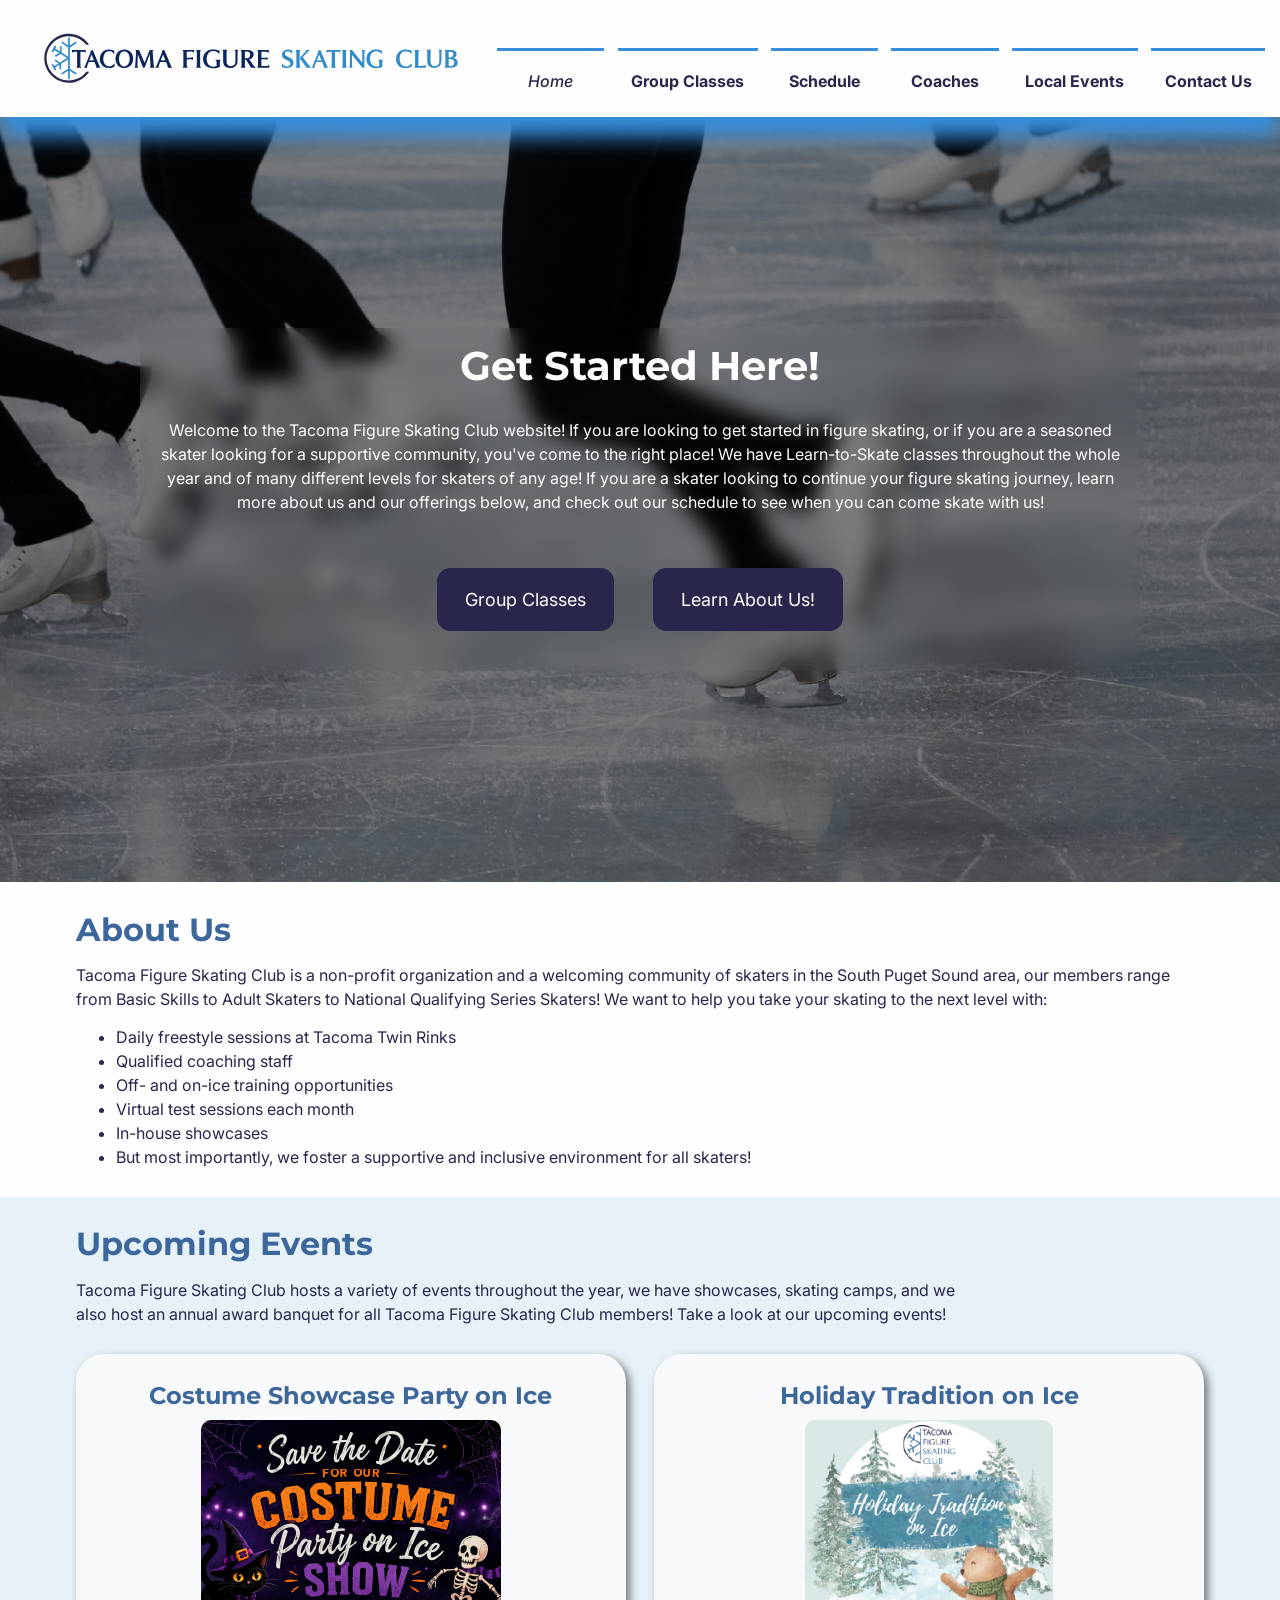
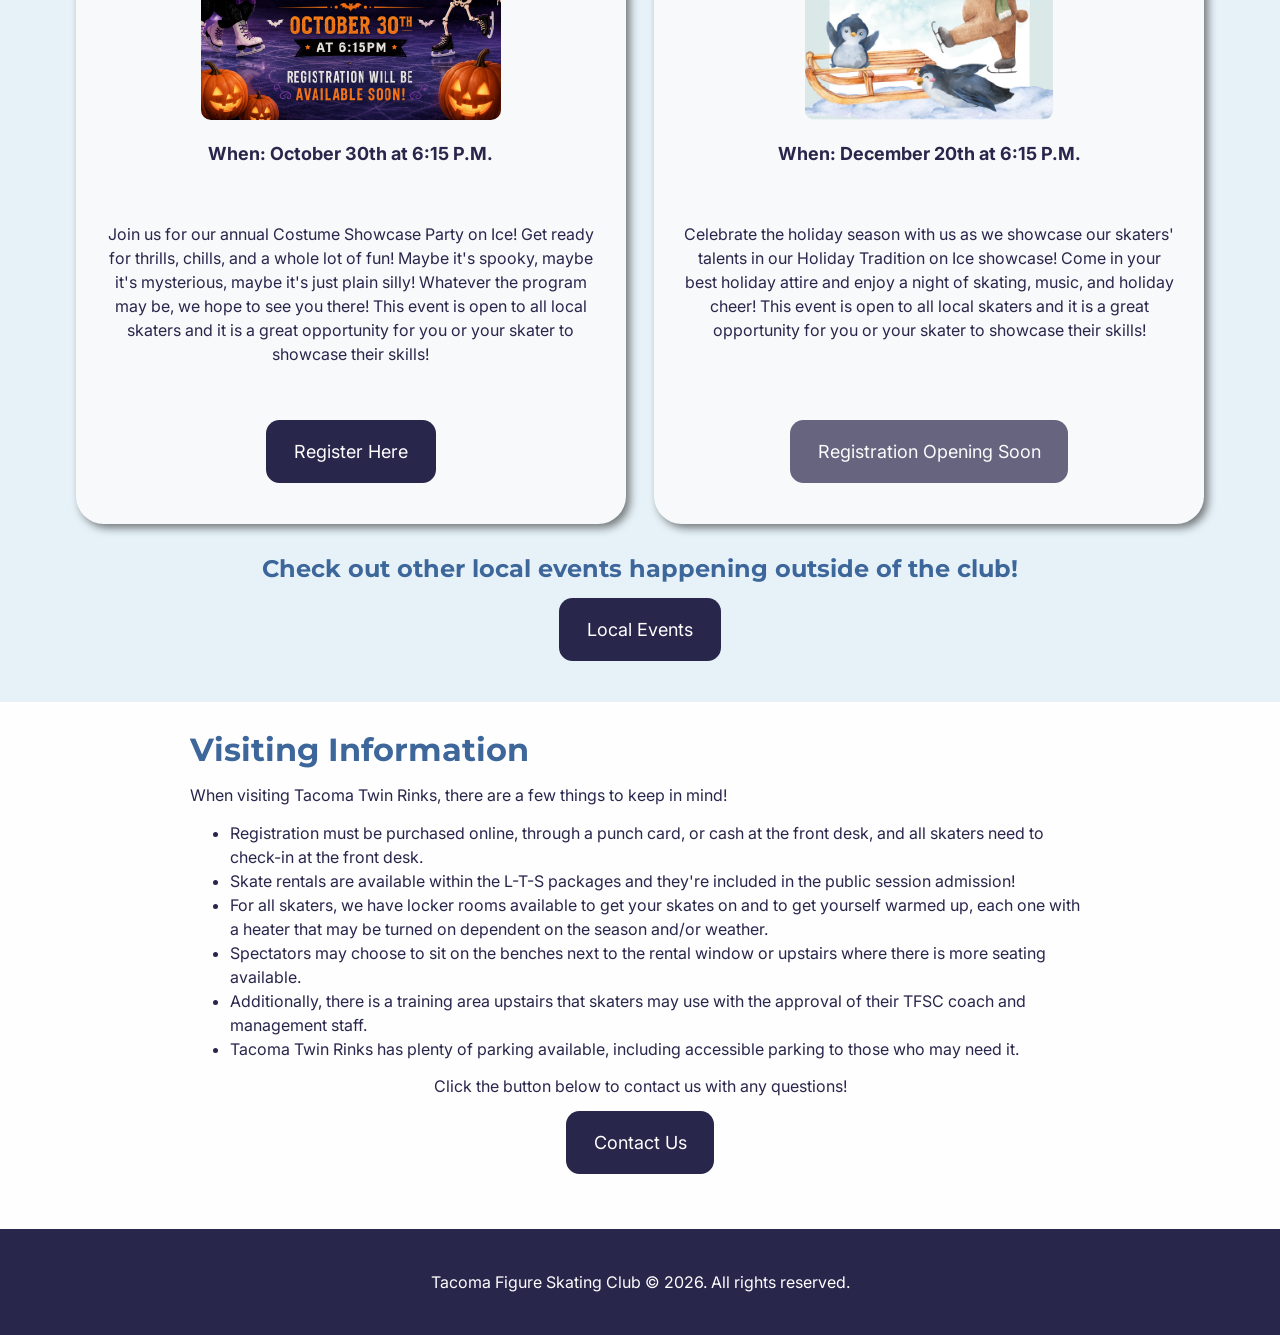
<file: index.html>
<!DOCTYPE html>
<html lang="en">
    <head>
        <meta charset="UTF-8">
        <meta name="viewport" content="width=device-width, initial-scale=1.0">
        <title>Home | Tacoma Figure Skating Club</title>
        <meta property="og:title" content="Home | Tacoma Figure Skating Club">
        <meta name="description" 
            content="Welcome to the Tacoma Figure Skating Club website! We offer Learn-to-Skate classes throughout 
            the whole year, events for all skill levels, and a supportive community for skaters of all ages!">
        <meta property="og:description" 
            content="Welcome to the Tacoma Figure Skating Club website! We offer Learn-to-Skate classes throughout 
            the whole year, events for all skill levels, and a supportive community for skaters of all ages!">
        <meta property="og:image" content="https://raw.githubusercontent.com/eduardo-m-tan/tacomaFSC-website/c0f7fa34e31d46f66064e69a64efe0607a40f859/images/logo/TacomaFSC_logo_Default-Logo.svg">
        <meta property="og:type" content="website">
        <meta property="og:url" content="https://eduardo-m-tan.github.io/tacomaFSC-website/index.html">
        <link rel="canonical" href="https://eduardo-m-tan.github.io/tacomaFSC-website/index.html">
        <link rel="stylesheet" href="styles.css">
        <script type="application/ld+json">
            {
            "@context": "https://schema.org",
            "@type": "Organization",
            "name": "Tacoma Figure Skating Club",
            "url": "https://eduardo-m-tan.github.io/tacomaFSC-website/index.html",
            "logo": "https://raw.githubusercontent.com/eduardo-m-tan/tacomaFSC-website/c0f7fa34e31d46f66064e69a64efe0607a40f859/images/logo/TacomaFSC_logo_Default-Logo.svg",
            "description": "Tacoma Figure Skating Club is a non-profit organization based out of Tacoma Twin Rinks in Tacoma, Washington.",
            "address": {
                "@type": "PostalAddress",
                "streetAddress": "2645 S 80th St",
                "addressLocality": "Tacoma",
                "addressRegion": "WA",
                "postalCode": "98409",
                "addressCountry": "US"
            }
        }
        </script>
    </head>
    <body>
        <header>
            <div id="logo"></div>
            <h1 class="visually-hidden">Tacoma Figure Skating Club</h1>
            <nav>
                <h2 class="visually-hidden">Main Navigation</h2>
                <input type="checkbox" id="menu-toggle">
                <label for="menu-toggle">
                    <span></span>
                    <!-- Added in to allow screen readers to read the label, if needed -->
                    <span class="visually-hidden">Navigation Menu Toggle</span>
                </label>
                <ul>
                    <li><a href="index.html" class="current-page">Home</a></li>
                    <li><a href="group-classes.html">Group Classes</a></li>
                    <li><a href="schedule.html">Schedule</a></li>
                    <li><a href="coaches.html">Coaches</a></li>
                    <li><a href="local-events.html">Local Events</a></li>
                    <li><a href="contact.html">Contact Us</a></li>
                </ul>
            </nav>
        </header>
        <main>
            <section class="hero">
                <!--    Hero Image sourced from Unsplash https://unsplash.com/photos/a-group-of-people-skating-on-an-ice-rink-923mxIxfbns  
                        Background image, no details within, works across different viewport widths          -->
                <div class="hero-text text-center wrapper blur center-content">
                    <h2>Get Started Here!</h2>
                    <p>
                        Welcome to the Tacoma Figure Skating Club website! If you are looking to get started in figure skating, or if you are a seasoned skater looking 
                        for a supportive community, you've come to the right place! We have Learn-to-Skate classes throughout the whole year and of many different levels
                        for skaters of any age! If you are a skater looking to continue your figure skating journey, learn more about us and our offerings below, and check 
                        out our schedule to see when you can come skate with us!
                    </p>
                    <p>
                        <a href="group-classes.html" class="button">Group Classes</a>
                        &nbsp;
                        <a href="#about" class="button">Learn About Us!</a>
                    </p>
                </div>
            </section>

            <section id="about">
                <div class="wrapper column-content">
                    <div>
                        <h2>About Us</h2>
                        <p>
                            Tacoma Figure Skating Club is a non-profit organization and a welcoming community of skaters in the South Puget Sound area, our members range from 
                            Basic Skills to Adult Skaters to National Qualifying Series Skaters! We want to help you take your skating to the next level with:
                        </p>
                        <ul>
                            <li>Daily freestyle sessions at Tacoma Twin Rinks</li>
                            <li>Qualified coaching staff</li>
                            <li>Off- and on-ice training opportunities</li>
                            <li>Virtual test sessions each month</li>
                            <li>In-house showcases</li> 
                            <li>But most importantly, we foster a supportive and inclusive environment for all skaters!</li>
                        </ul>
                    </div>
                </div>
            </section>
            
            <section id="upcoming-events">
                <div class="wrapper">
                    <h2>Upcoming Events</h2>
                    <p class="limit-width">
                        Tacoma Figure Skating Club hosts a variety of events throughout the year, we have showcases, skating camps, and we also host an 
                        annual award banquet for all Tacoma Figure Skating Club members! Take a look at our upcoming events!
                    </p>
                    <div class="card-container">
                        <section class="card">
                            <div class="card-header">
                                <h3>Costume Showcase Party on Ice</h3>
                                <!--    Poster sourced from Figure Skating Club Director    -->
                                <img src="images/rink-event-posters/costume-party-poster@2x.webp"
                                srcset="images/rink-event-posters/costume-party-poster@1x.webp 1x, 
                                        images/rink-event-posters/costume-party-poster@2x.webp 2x, 
                                        images/rink-event-posters/costume-party-poster@3x.webp 3x" 
                                alt="Poster for the Costume Showcase Party on Ice Event">
                                <p class="emphasize">When: October 30th at 6:15 P.M.</p>
                            </div>
                            <div class="description">
                                <p>
                                    Join us for our annual Costume Showcase Party on Ice! Get ready for thrills, chills, and a whole lot of fun! Maybe it's 
                                    spooky, maybe it's mysterious, maybe it's just plain silly! Whatever the program may be, we hope to see you there!
                                    This event is open to all local skaters and it is a great opportunity for you or your skater to showcase their skills! 
                                </p>
                            </div>
                            <div class="card-button">
                                <a class="button" href="#">Register Here</a>
                            </div>
                        </section>
                        <section class="card">
                            <div class="card-header">
                                <h3>Holiday Tradition on Ice</h3>
                                <!--    Poster sourced from Figure Skating Club Director    -->
                                <img src="images/rink-event-posters/holiday-on-ice-show@2x.webp"
                                srcset="images/rink-event-posters/holiday-on-ice-show@1x.webp 1x, 
                                        images/rink-event-posters/holiday-on-ice-show@2x.webp 2x, 
                                        images/rink-event-posters/holiday-on-ice-show@3x.webp 3x"
                                alt="Poster for the Holiday Tradition on Ice Event">
                                <p class="emphasize">When: December 20th at 6:15 P.M.</p>
                            </div>
                            <div class="description">
                                <p>
                                    Celebrate the holiday season with us as we showcase our skaters' talents in our Holiday Tradition on Ice showcase! Come 
                                    in your best holiday attire and enjoy a night of skating, music, and holiday cheer! This event is open to all local skaters 
                                    and it is a great opportunity for you or your skater to showcase their skills! 
                                </p>
                            </div>
                            <div class="card-button">
                                <a class="button inactive-button" href="#">Registration Opening Soon</a>
                            </div>
                        </section>
                    </div>
                    <div class="text-center">
                        <h3><br>Check out other local events happening outside of the club!</h3>
                        <a href="local-events.html" class="button">Local Events</a>
                    </div>
                </div>
            </section>

            <section id="visiting-information">
                <!-- <div class="column-content"> -->
                    <div id="visit-info" class="wrapper limit-width">
                        <h2>Visiting Information</h2>
                        <p>
                            When visiting Tacoma Twin Rinks, there are a few things to keep in mind!      
                        </p>
                        <ul>
                            <li>Registration must be purchased online, through a punch card, or cash at the front desk, and all skaters need to check-in at the front desk.</li>
                            <li>Skate rentals are available within the L-T-S packages and they're included in the public session admission!</li>
                            <li>For all skaters, we have locker rooms available to get your skates on and to get yourself warmed up, each one with a heater that may 
                                be turned on dependent on the season and/or weather.</li>
                            <li>Spectators may choose to sit on the benches next to the rental window or upstairs where there is more seating available.</li>
                            <li>Additionally, there is a training area upstairs that skaters may use with the approval of their TFSC coach and management staff.</li>
                            <li>Tacoma Twin Rinks has plenty of parking available, including accessible parking to those who may need it.</li>
                        </ul>
                        <p class="text-center">
                            Click the button below to contact us with any questions!<br>
                            <a href="contact.html" class="button">Contact Us</a>
                        </p>
                    </div>
                    <!--
                    <div id="visit-images" class="wrapper">
                        PENDING IMPLEMENTATION
                    </div>
                    
                </div>
                -->
            </section>
        </main>
        <footer class="text-center">
            <p>Tacoma Figure Skating Club &copy; 2026. All rights reserved.</p>
        </footer>
    </body>
</html>
</file>
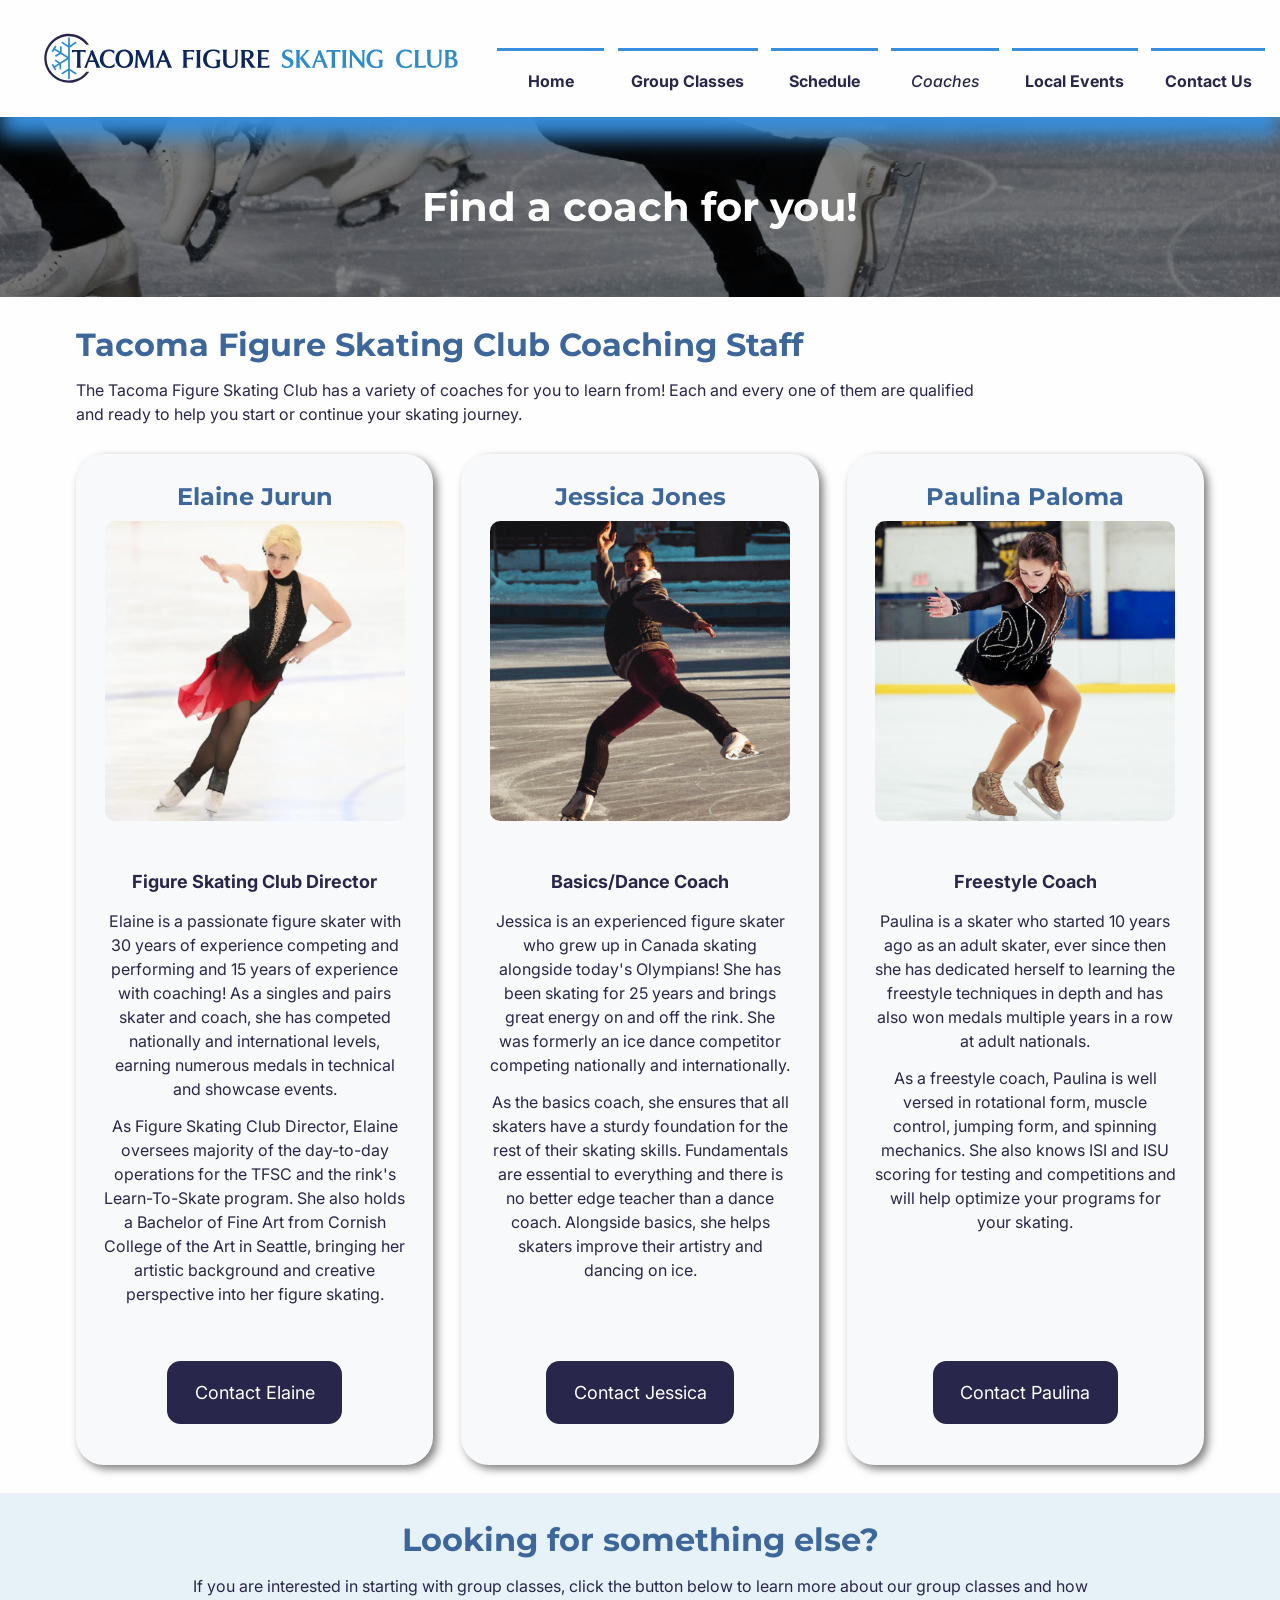
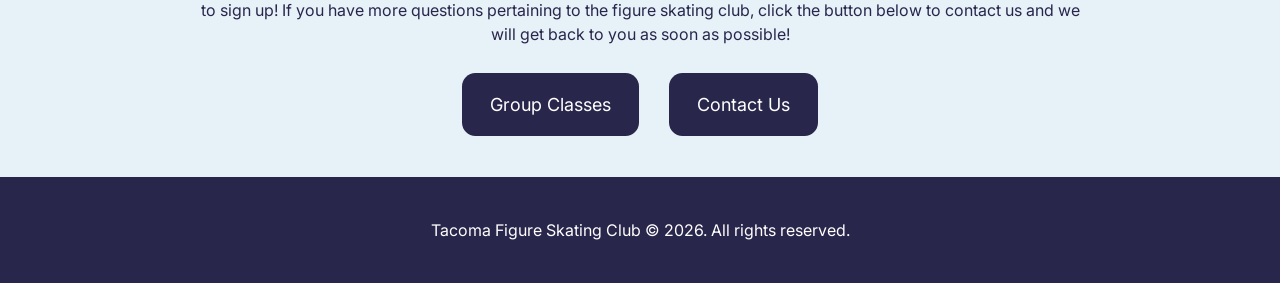
<file: coaches.html>
<!DOCTYPE html>
<html lang="en">
    <head>
        <meta charset="UTF-8">
        <meta name="viewport" content="width=device-width, initial-scale=1.0">
        <title>Coaches | Tacoma Figure Skating Club</title>
        <meta property="og:title" content="Coaches | Tacoma Figure Skating Club">
        <meta name="description" 
            content="Welcome to the Tacoma Figure Skating Club website! Meet our qualified and experienced coaching staff!
            Get in touch with them to start or continue your skating journey!">
        <meta property="og:description" 
            content="Welcome to the Tacoma Figure Skating Club website! Meet our qualified and experienced coaching staff!
            Get in touch with them to start or continue your skating journey!">
        <meta property="og:image" content="https://raw.githubusercontent.com/eduardo-m-tan/tacomaFSC-website/c0f7fa34e31d46f66064e69a64efe0607a40f859/images/logo/TacomaFSC_logo_Default-Logo.svg">
        <meta property="og:type" content="website">
        <meta property="og:url" content="https://eduardo-m-tan.github.io/tacomaFSC-website/coaches.html">
        <link rel="canonical" href="https://eduardo-m-tan.github.io/tacomaFSC-website/coaches.html">
        <link rel="stylesheet" href="styles.css">
        <script type="application/ld+json">
            {
            "@context": "https://schema.org",
            "@type": "Organization",
            "name": "Tacoma Figure Skating Club",
            "url": "https://eduardo-m-tan.github.io/tacomaFSC-website/index.html",
            "logo": "https://raw.githubusercontent.com/eduardo-m-tan/tacomaFSC-website/c0f7fa34e31d46f66064e69a64efe0607a40f859/images/logo/TacomaFSC_logo_Default-Logo.svg",
            "description": "Tacoma Figure Skating Club is a non-profit organization based out of Tacoma Twin Rinks in Tacoma, Washington.",
            "address": {
                "@type": "PostalAddress",
                "streetAddress": "2645 S 80th St",
                "addressLocality": "Tacoma",
                "addressRegion": "WA",
                "postalCode": "98409",
                "addressCountry": "US"
            }
        }
        </script>
    </head>
    <body>
        <header>
            <div id="logo"></div>
            <h1 class="visually-hidden">Tacoma Figure Skating Club</h1>
            <nav>
                <h2 class="visually-hidden">Main Navigation</h2>
                <input type="checkbox" id="menu-toggle">
                <label for="menu-toggle">
                    <span></span>
                    <!-- Added in to allow screen readers to read the label, if needed -->
                    <span class="visually-hidden">Navigation Menu Toggle</span>
                </label>
                <ul>
                    <li><a href="index.html">Home</a></li>
                    <li><a href="group-classes.html">Group Classes</a></li>
                    <li><a href="schedule.html">Schedule</a></li>
                    <li><a href="coaches.html" class="current-page">Coaches</a></li>
                    <li><a href="local-events.html">Local Events</a></li>
                    <li><a href="contact.html">Contact Us</a></li>
                </ul>
            </nav>
        </header>
        <main>
            <section class="hero bannerModification">
                <!--    Hero Image sourced from Unsplash https://unsplash.com/photos/a-group-of-people-skating-on-an-ice-rink-923mxIxfbns   -->
                <div class="hero-text text-center wrapper">
                    <h2>Find a coach for you!</h2>
                </div>
            </section>
            <section id="coaches">
                <div class="wrapper">
                    <h2>Tacoma Figure Skating Club Coaching Staff</h2>
                    <p class="limit-width">
                        The Tacoma Figure Skating Club has a variety of coaches for you to learn from! Each
                        and every one of them are qualified and ready to help you start or continue your 
                        skating journey.
                    </p>
                    <div class="card-container">
                        <section class="card">
                            <div class="card-header">
                                <h3>Elaine Jurun</h3>
                                <!--  Image sourced from Elaine Jurun   -->
                                <img src="images/coaches/coach-elaine-jurun.webp" alt="Image of the figure skating director, Elaine Jurun">
                            </div>
                            <div class="description">
                                <p class="emphasize">Figure Skating Club Director</p>
                                <p>
                                    Elaine is a passionate figure skater with 30 years of experience competing and
                                    performing and 15 years of experience with coaching! As a singles and pairs 
                                    skater and coach, she has competed nationally and international levels, earning
                                    numerous medals in technical and showcase events.
                                </p>
                                <p>
                                    As Figure Skating Club Director, Elaine oversees majority of the day-to-day operations
                                    for the TFSC and the rink's Learn-To-Skate program. She also holds a Bachelor of Fine 
                                    Art from Cornish College of the Art in Seattle, bringing her artistic background and
                                    creative perspective into her figure skating.
                                </p>
                            </div>
                            <div class="card-button">
                                <a class="button" href="#">Contact Elaine</a>
                            </div>
                        </section>
                        <section class="card">
                            <div class="card-header">
                                <h3>Jessica Jones</h3>
                                <img src="images/coaches/coach-sample-1.webp" alt="Image of the basics coach, Jessica Jones">
                            </div>
                            <div class="description">
                                <p class="emphasize">Basics/Dance Coach</p>
                                <p>
                                    Jessica is an experienced figure skater who grew up in Canada skating alongside
                                    today's Olympians! She has been skating for 25 years and brings great energy on
                                    and off the rink. She was formerly an ice dance competitor competing nationally
                                    and internationally.
                                </p>
                                <p>
                                    As the basics coach, she ensures that all skaters have a sturdy foundation for the
                                    rest of their skating skills. Fundamentals are essential to everything and there is 
                                    no better edge teacher than a dance coach. Alongside basics, she helps skaters improve
                                    their artistry and dancing on ice.
                                </p>
                            </div>
                            <div class="card-button">
                                <a class="button" href="#">Contact Jessica</a>
                            </div>
                        </section>
                        <section class="card">
                            <div class="card-header">
                                <h3>Paulina Paloma</h3>
                                <img src="images/coaches/coach-sample-2.webp" alt="Image of the freestyle coach, Paulina Paloma">
                            </div>
                            <div class="description">
                                <p class="emphasize">Freestyle Coach</p>
                                <p>
                                    Paulina is a skater who started 10 years ago as an adult skater, ever since then 
                                    she has dedicated herself to learning the freestyle techniques in depth and has also 
                                    won medals multiple years in a row at adult nationals. 
                                </p>
                                <p>
                                    As a freestyle coach, Paulina is well versed in rotational form, muscle control,
                                    jumping form, and spinning mechanics. She also knows ISI and ISU scoring for testing
                                    and competitions and will help optimize your programs for your skating.
                                </p>
                            </div>
                            <div class="card-button">
                                <a class="button" href="#">Contact Paulina</a>
                            </div>
                        </section>
                    </div>
                </div>
            </section>
            <section class="no-print">
                <div class="wrapper text-center limit-width">
                    <div>
                        <h2>Looking for something else?</h2>
                        <p>
                            If you are interested in starting with group classes, click the button below to learn 
                            more about our group classes and how to sign up! If you have more questions pertaining 
                            to the figure skating club, click the button below to contact us and we will get back 
                            to you as soon as possible!
                        </p>
                    </div>
                    <div>
                        <a href="group-classes.html" class="button">Group Classes</a>
                        <a href="contact.html" class="button">Contact Us</a>
                    </div>
                </div>
            </section>
        </main>
        <footer class="text-center">
            <p>Tacoma Figure Skating Club &copy; 2026. All rights reserved.</p>
        </footer>
    </body>
</html>
</file>
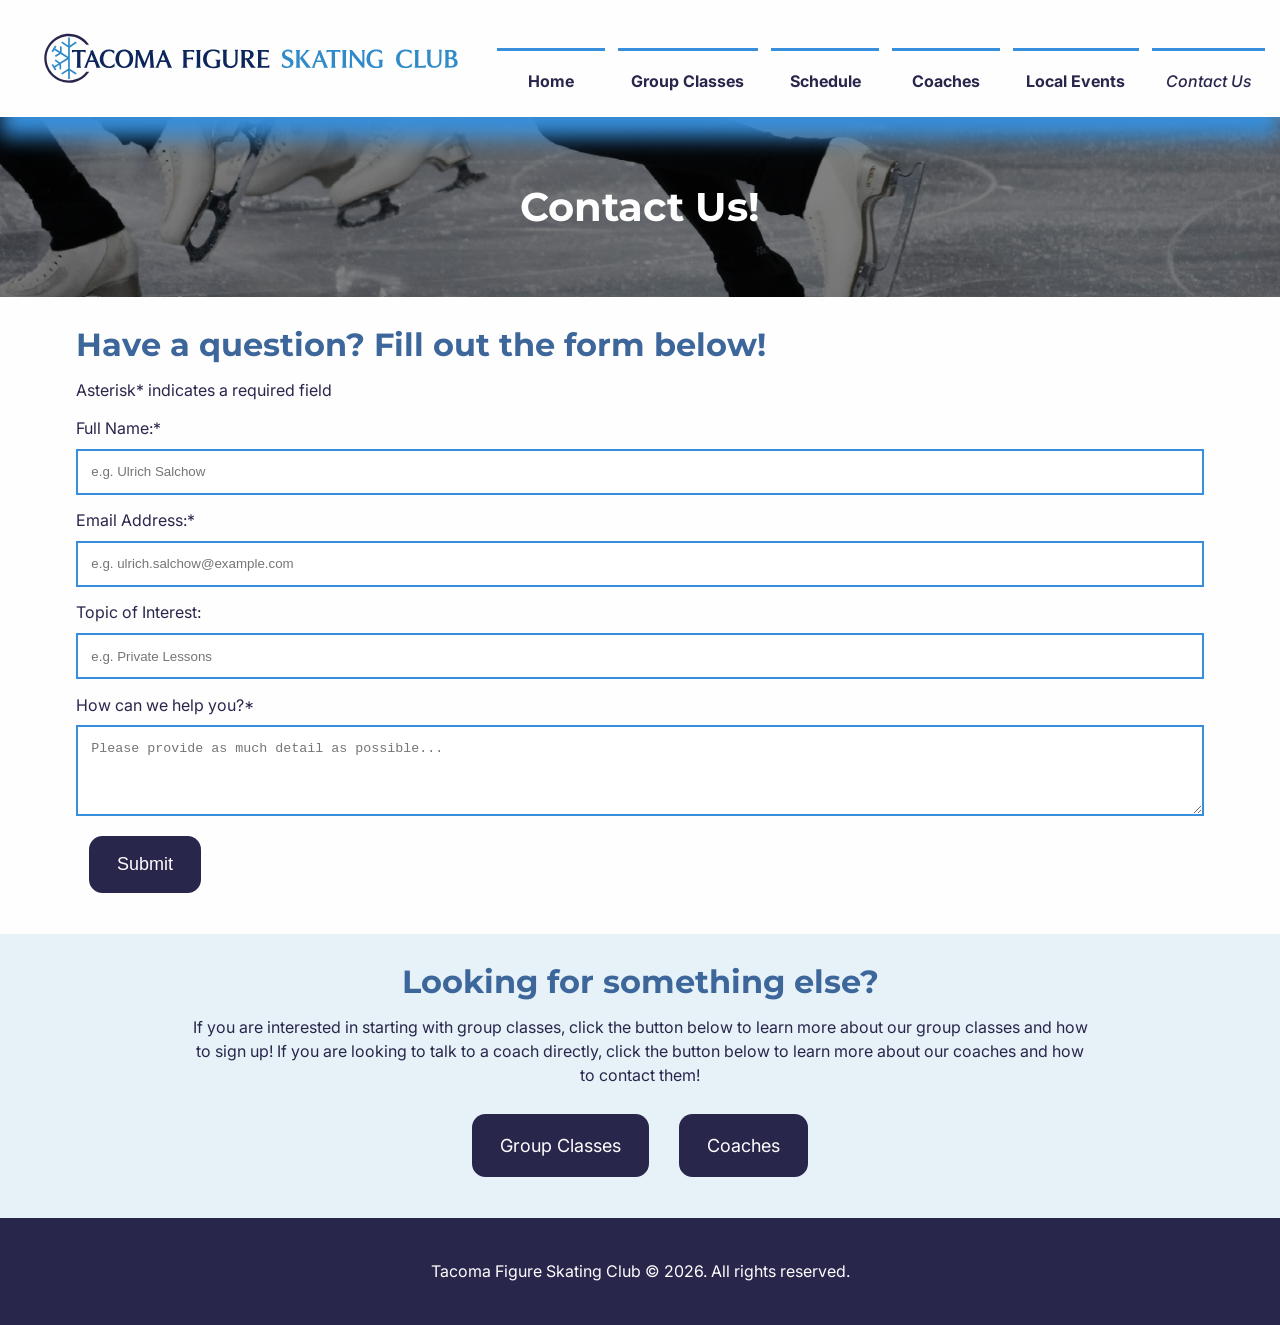
<file: contact.html>
<!DOCTYPE html>
<html lang="en">
    <head>
        <meta charset="UTF-8">
        <meta name="viewport" content="width=device-width, initial-scale=1.0">
        <title>Contact Us | Tacoma Figure Skating Club</title>
        <meta property="og:title" content="Contact Us | Tacoma Figure Skating Club">
        <meta name="description" 
            content="Welcome to the Tacoma Figure Skating Club website! Have a question? Get in touch with us today!">
        <meta property="og:description" 
            content="Welcome to the Tacoma Figure Skating Club website! Have a question? Get in touch with us today!">
        <meta property="og:image" content="https://raw.githubusercontent.com/eduardo-m-tan/tacomaFSC-website/c0f7fa34e31d46f66064e69a64efe0607a40f859/images/logo/TacomaFSC_logo_Default-Logo.svg">
        <meta property="og:type" content="website">
        <meta property="og:url" content="https://eduardo-m-tan.github.io/tacomaFSC-website/contact.html">
        <link rel="canonical" href="https://eduardo-m-tan.github.io/tacomaFSC-website/contact.html">
        <link rel="stylesheet" href="styles.css">
        <script type="application/ld+json">
            {
            "@context": "https://schema.org",
            "@type": "Organization",
            "name": "Tacoma Figure Skating Club",
            "url": "https://eduardo-m-tan.github.io/tacomaFSC-website/index.html",
            "logo": "https://raw.githubusercontent.com/eduardo-m-tan/tacomaFSC-website/c0f7fa34e31d46f66064e69a64efe0607a40f859/images/logo/TacomaFSC_logo_Default-Logo.svg",
            "description": "Tacoma Figure Skating Club is a non-profit organization based out of Tacoma Twin Rinks in Tacoma, Washington.",
            "address": {
                "@type": "PostalAddress",
                "streetAddress": "2645 S 80th St",
                "addressLocality": "Tacoma",
                "addressRegion": "WA",
                "postalCode": "98409",
                "addressCountry": "US"
            }
        }
        </script>
    </head>
    <body>
        <header>
            <div id="logo"></div>
            <h1 class="visually-hidden">Tacoma Figure Skating Club</h1>
            <nav>
                <h2 class="visually-hidden">Main Navigation</h2>
                <input type="checkbox" id="menu-toggle">
                <label for="menu-toggle">
                    <span></span>
                    <!-- Added in to allow screen readers to read the label, if needed -->
                    <span class="visually-hidden">Navigation Menu Toggle</span>
                </label>
                <ul>
                    <li><a href="index.html">Home</a></li>
                    <li><a href="group-classes.html">Group Classes</a></li>
                    <li><a href="schedule.html">Schedule</a></li>
                    <li><a href="coaches.html">Coaches</a></li>
                    <li><a href="local-events.html">Local Events</a></li>
                    <li><a href="contact.html" class="current-page">Contact Us</a></li>
                </ul>
            </nav>
        </header>
        <main>
            <section class="hero bannerModification">
                <!--    Hero Image sourced from Unsplash https://unsplash.com/photos/a-group-of-people-skating-on-an-ice-rink-923mxIxfbns   -->
                <div class="hero-text text-center wrapper">
                    <h2>Contact Us!</h2>
                </div>
            </section>
            <section>
                <div class="wrapper">
                    <h2>Have a question? Fill out the form below!</h2>
                    <p>Asterisk* indicates a required field</p>
                    <form action="#" method="get" class="contact-form">
                        <p>
                            <label for="fullName">Full Name:*</label>
                            <input type="text" pattern="[A-Za-z]+" name="fullName" id="fullName" required aria-required="true" placeholder="e.g. Ulrich Salchow">
                        </p>
                        <p>
                            <label for="email">Email Address:*</label>
                            <input type="email" name="email" id="email" required aria-required="true" placeholder="e.g. ulrich.salchow@example.com">
                        </p>
                        <p>
                            <label for="subject">Topic of Interest:</label>
                            <input type="text" name="subject" id="subject" placeholder="e.g. Private Lessons">
                        </p>
                        <p>
                            <label for="details">How can we help you?*</label>
                            <textarea id="details" rows="4" name="details" required aria-required="true" placeholder="Please provide as much detail as possible..."></textarea>
                        </p>
                        <p>
                            <input class="button" type="submit" value="Submit">
                        </p>
                    </form>
                </div>
            </section>
            <section class="no-print">
                <div class="wrapper text-center limit-width">
                    <div>
                        <h2>Looking for something else?</h2>
                        <p>
                            If you are interested in starting with group classes, click the button below to learn 
                            more about our group classes and how to sign up! If you are looking to talk to a coach
                            directly, click the button below to learn more about our coaches and how to contact them!
                        </p>
                    </div>
                    <div>
                        <a href="group-classes.html" class="button">Group Classes</a>
                        <a href="coaches.html" class="button">Coaches</a>
                    </div>
                </div>
            </section>
        </main>
        <footer class="text-center">
            <p>Tacoma Figure Skating Club &copy; 2026. All rights reserved.</p>
        </footer>
    </body>
</html>
</file>
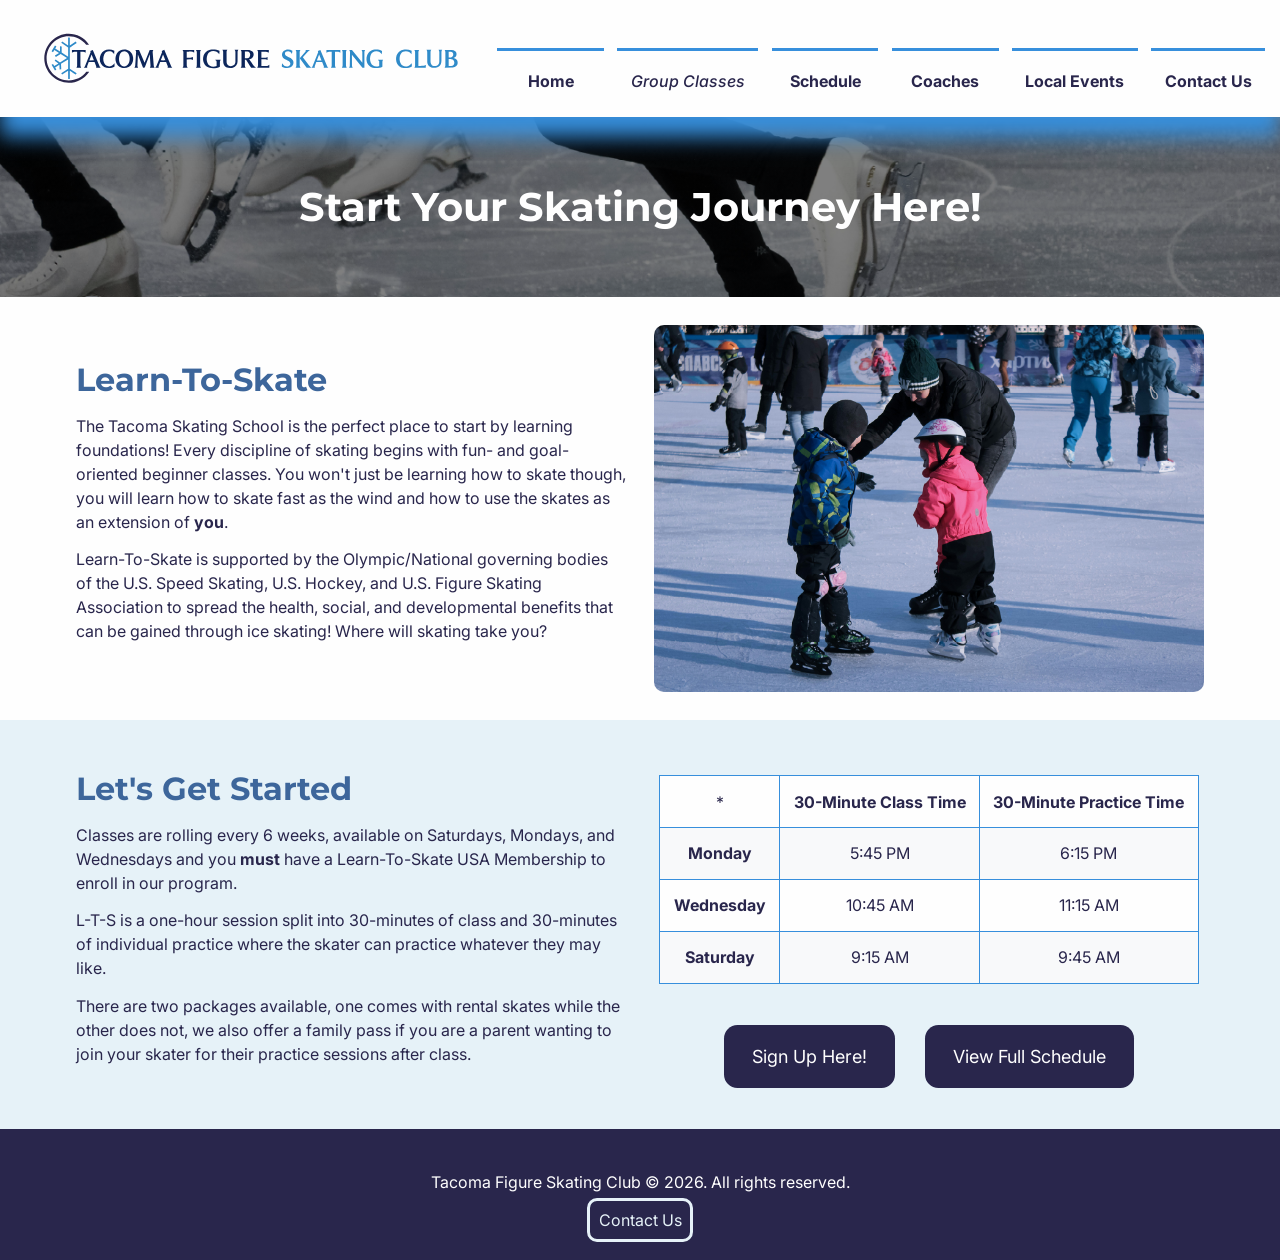
<file: group-classes.html>
<!DOCTYPE html>
<html lang="en">
    <head>
        <meta charset="UTF-8">
        <meta name="viewport" content="width=device-width, initial-scale=1.0">
        <title>Group Classes | Tacoma Figure Skating Club</title>
        <meta property="og:title" content="Group Classes | Tacoma Figure Skating Club">
        <meta name="description" 
            content="Welcome to the Tacoma Figure Skating Club website! Learn about our group classes here!
            We offer many classes throughout the years for all levels. Get started here!">
        <meta property="og:description" 
            content="Welcome to the Tacoma Figure Skating Club website! Learn about our group classes here!
            We offer many classes throughout the years for all levels. Get started here!">
        <meta property="og:image" content="https://raw.githubusercontent.com/eduardo-m-tan/tacomaFSC-website/c0f7fa34e31d46f66064e69a64efe0607a40f859/images/logo/TacomaFSC_logo_Default-Logo.svg">
        <meta property="og:type" content="website">
        <meta property="og:url" content="https://eduardo-m-tan.github.io/tacomaFSC-website/group-classes.html">
        <link rel="canonical" href="https://eduardo-m-tan.github.io/tacomaFSC-website/group-classes.html">
        <link rel="stylesheet" href="styles.css">
        <script type="application/ld+json">
            {
            "@context": "https://schema.org",
            "@type": "Organization",
            "name": "Tacoma Figure Skating Club",
            "url": "https://eduardo-m-tan.github.io/tacomaFSC-website/index.html",
            "logo": "https://raw.githubusercontent.com/eduardo-m-tan/tacomaFSC-website/c0f7fa34e31d46f66064e69a64efe0607a40f859/images/logo/TacomaFSC_logo_Default-Logo.svg",
            "description": "Tacoma Figure Skating Club is a non-profit organization based out of Tacoma Twin Rinks in Tacoma, Washington.",
            "address": {
                "@type": "PostalAddress",
                "streetAddress": "2645 S 80th St",
                "addressLocality": "Tacoma",
                "addressRegion": "WA",
                "postalCode": "98409",
                "addressCountry": "US"
            }
        }
        </script>
    </head>
    <body>
        <header>
            <div id="logo"></div>
            <h1 class="visually-hidden">Tacoma Figure Skating Club</h1>
            <nav>
                <h2 class="visually-hidden">Main Navigation</h2>
                <input type="checkbox" id="menu-toggle">
                <label for="menu-toggle">
                    <span></span>
                    <!-- Added in to allow screen readers to read the label, if needed -->
                    <span class="visually-hidden">Navigation Menu Toggle</span>
                </label>
                <ul>
                    <li><a href="index.html">Home</a></li>
                    <li><a href="group-classes.html" class="current-page">Group Classes</a></li>
                    <li><a href="schedule.html">Schedule</a></li>
                    <li><a href="coaches.html">Coaches</a></li>
                    <li><a href="local-events.html">Local Events</a></li>
                    <li><a href="contact.html">Contact Us</a></li>
                </ul>
            </nav>
        </header>
        <main>
            <section class="hero bannerModification">
                <!--    Hero Image sourced from Unsplash https://unsplash.com/photos/a-group-of-people-skating-on-an-ice-rink-923mxIxfbns   -->
                <div class="hero-text text-center wrapper">
                    <h2>Start Your Skating Journey Here!</h2>
                </div>
            </section>
            <section id="learn-to-skate">
                <div class="wrapper column-content">
                    <div>
                        <h2>Learn-To-Skate</h2>
                        <p>
                            The Tacoma Skating School is the perfect place to start by learning foundations! Every discipline of skating begins 
                            with fun- and goal-oriented beginner classes. You won't just be learning how to skate though, you will learn how to 
                            skate fast as the wind and how to use the skates as an extension of <strong>you</strong>.
                        </p>
                        <p>
                            Learn-To-Skate is supported by the Olympic/National governing bodies of the U.S. Speed Skating, U.S. Hockey,
                            and U.S. Figure Skating Association to spread the health, social, and developmental benefits that can be gained
                            through ice skating! Where will skating take you?
                        </p>
                    </div>
                    <div>
                        <!--    Image sourced from Unsplash https://unsplash.com/photos/2-children-in-red-jacket-and-black-pants-playing-ice-hockey-mNLTL_8IU3g  -->
                        <img src="images/LTS-example-image-900px.webp"
                        srcset="images/LTS-example-image-600px.webp 480w, 
                                images/LTS-example-image-900px.webp 800w, 
                                images/LTS-example-image-1200px.webp 1200w"
                        sizes="(min-width: 56rem) 50vw, 100vw"
                        height="600"
                        width="900"
                        alt="Image of figure skating instructor teaching two students">
                    </div>
                </div>
            </section>
            <section>
                <div class="wrapper column-content">
                    <div>
                        <h2>Let's Get Started</h2>
                        <p>
                            Classes are rolling every 6 weeks, available on Saturdays, Mondays, and Wednesdays and you <strong>must</strong>
                            have a Learn-To-Skate USA Membership to enroll in our program.
                        </p>
                        <p>
                            L-T-S is a one-hour session split into 30-minutes of class and 30-minutes of individual practice where the skater 
                            can practice whatever they may like.
                        </p>
                        <p>
                            There are two packages available, one comes with rental skates while the other does not, we also offer a family pass 
                            if you are a parent wanting to join your skater for their practice sessions after class.
                        </p>
                    </div>
                    <div class="table-container text-center">
                        <table>
                            <tbody>
                                <tr>
                                    <td>*</td>
                                    <th scope="col">30-Minute Class Time</th>
                                    <th scope="col">30-Minute Practice Time</th>
                                </tr>
                                <tr>
                                    <th scope="row">Monday</th>
                                    <td>5:45 PM</td>
                                    <td>6:15 PM</td>
                                </tr>
                                <tr>
                                    <th scope="row">Wednesday</th>
                                    <td>10:45 AM</td>
                                    <td>11:15 AM</td>
                                </tr>
                                <tr>
                                    <th scope="row">Saturday</th>
                                    <td>9:15 AM</td>
                                    <td>9:45 AM</td>
                                </tr>
                            </tbody>
                        </table>
                        <a href="https://psicesports.leagueapps.com/camps/5023011-tfsc----20262027-learn-to-skate-usa" class="button">Sign Up Here!</a>
                        <a href="schedule.html" class="button">View Full Schedule</a>
                    </div>
                </div>
            </section>
        </main>
        <footer class="text-center">
            <p>Tacoma Figure Skating Club &copy; 2026. All rights reserved.</p>
            <a href="contact.html">Contact Us</a>
        </footer>
    </body>
</html>
</file>
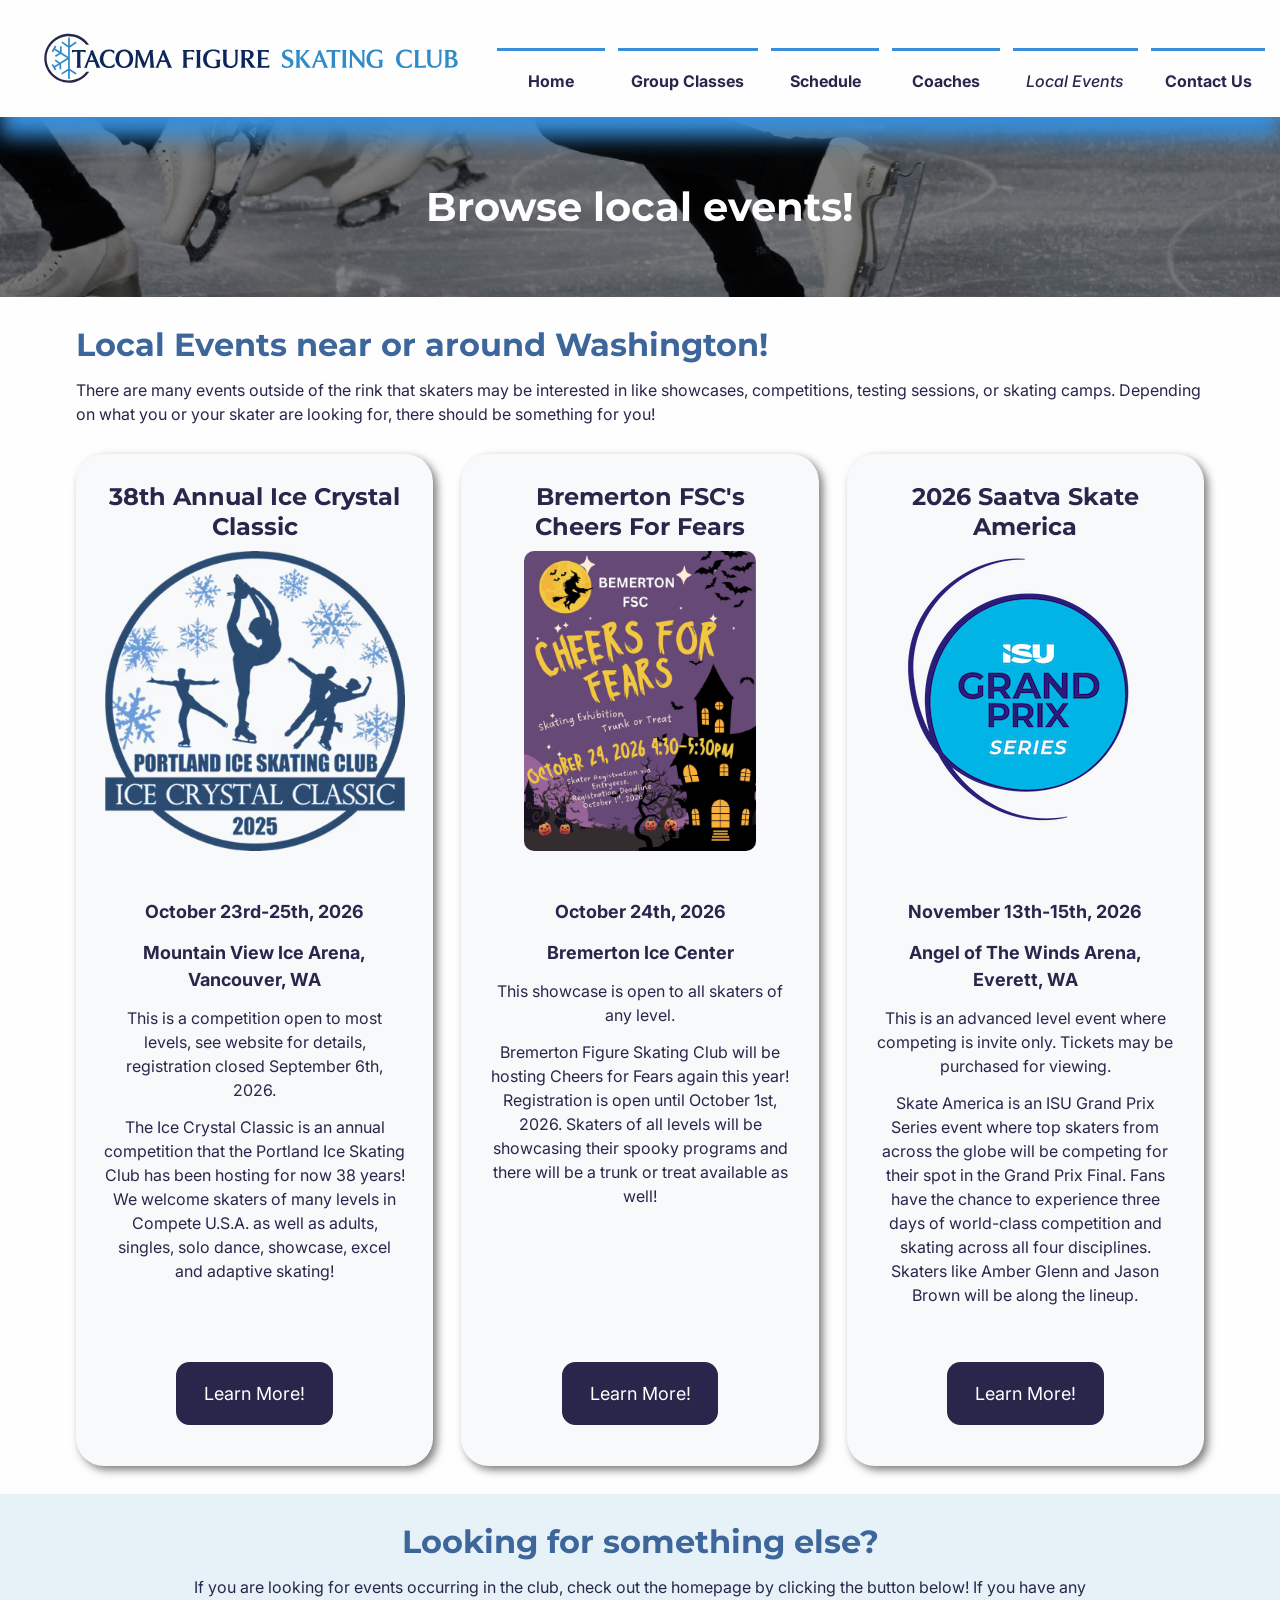
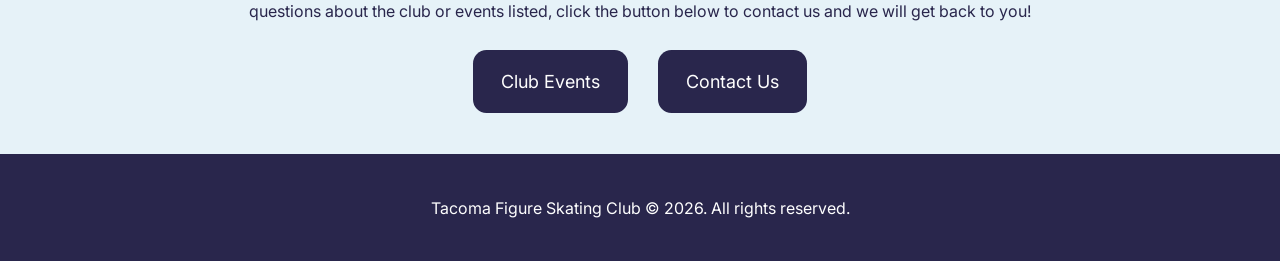
<file: local-events.html>
<!DOCTYPE html>
<html lang="en">
    <head>
        <meta charset="UTF-8">
        <meta name="viewport" content="width=device-width, initial-scale=1.0">
        <title>Local Events | Tacoma Figure Skating Club</title>
        <meta property="og:title" content="Local Events | Tacoma Figure Skating Club">
        <meta name="description" 
            content="Welcome to the Tacoma Figure Skating Club website! Take a look at local events happening in 
            or around Washington! There are many competitions, showcases, and skating camps for skaters of many levels!">
        <meta property="og:description" 
            content="Welcome to the Tacoma Figure Skating Club website! Take a look at local events happening in 
            or around Washington! There are many competitions, showcases, and skating camps for skaters of many levels!">
        <meta property="og:image" content="https://raw.githubusercontent.com/eduardo-m-tan/tacomaFSC-website/c0f7fa34e31d46f66064e69a64efe0607a40f859/images/logo/TacomaFSC_logo_Default-Logo.svg">
        <meta property="og:type" content="website">
        <meta property="og:url" content="https://eduardo-m-tan.github.io/tacomaFSC-website/local-events.html">
        <link rel="canonical" href="https://eduardo-m-tan.github.io/tacomaFSC-website/local-events.html">
        <link rel="stylesheet" href="styles.css">
        <script type="application/ld+json">
            {
            "@context": "https://schema.org",
            "@type": "Organization",
            "name": "Tacoma Figure Skating Club",
            "url": "https://eduardo-m-tan.github.io/tacomaFSC-website/index.html",
            "logo": "https://raw.githubusercontent.com/eduardo-m-tan/tacomaFSC-website/c0f7fa34e31d46f66064e69a64efe0607a40f859/images/logo/TacomaFSC_logo_Default-Logo.svg",
            "description": "Tacoma Figure Skating Club is a non-profit organization based out of Tacoma Twin Rinks in Tacoma, Washington.",
            "address": {
                "@type": "PostalAddress",
                "streetAddress": "2645 S 80th St",
                "addressLocality": "Tacoma",
                "addressRegion": "WA",
                "postalCode": "98409",
                "addressCountry": "US"
            }
        }
        </script>
    </head>
    <body>
        <header>
            <div id="logo"></div>
            <h1 class="visually-hidden">Tacoma Figure Skating Club</h1>
            <nav>
                <h2 class="visually-hidden">Main Navigation</h2>
                <input type="checkbox" id="menu-toggle">
                <label for="menu-toggle">
                    <span></span>
                    <!-- Added in to allow screen readers to read the label, if needed -->
                    <span class="visually-hidden">Navigation Menu Toggle</span>
                </label>
                <ul>
                    <li><a href="index.html">Home</a></li>
                    <li><a href="group-classes.html">Group Classes</a></li>
                    <li><a href="schedule.html">Schedule</a></li>
                    <li><a href="coaches.html">Coaches</a></li>
                    <li><a href="local-events.html" class="current-page">Local Events</a></li>
                    <li><a href="contact.html">Contact Us</a></li>
                </ul>
            </nav>
        </header>
        <main>
            <section class="hero bannerModification">
                <!--    Hero Image sourced from Unsplash https://unsplash.com/photos/a-group-of-people-skating-on-an-ice-rink-923mxIxfbns   -->
                <div class="hero-text text-center wrapper">
                    <h2>Browse local events!</h2>
                </div>
            </section>
            <section id="local-events">
                <div class="wrapper">
                    <h2>Local Events near or around Washington!</h2>
                    <p>
                        There are many events outside of the rink that skaters may be interested in like 
                        showcases, competitions, testing sessions, or skating camps. Depending on what you 
                        or your skater are looking for, there should be something for you!
                    </p>
                    <div class="card-container">
                        <section class="card">
                            <div class="card-header">
                                <h3><a href="https://www.pisc.org/icc">38th Annual Ice Crystal Classic</a></h3>
                                <!--    Logo sourced from Portland Ice Skating Club https://www.pisc.org/icc 
                                        Logo is small sized, close to display size, no reformatting needed  -->
                                <img src="images/local-events/ice-crystal-classic-2026.png" alt="Image of Ice Crystal Classic Logo">
                            </div>
                            <div class="description">
                                <p class="emphasize">October 23rd-25th, 2026</p>
                                <p class="emphasize"><a href="https://mtviewice.com/">Mountain View Ice Arena, Vancouver, WA</a></p>
                                <p>
                                    This is a competition open to most levels, see website for details, registration closed September 6th, 2026.
                                </p>
                                <p>
                                    The Ice Crystal Classic is an annual competition that the Portland Ice Skating Club has been hosting for now
                                    38 years! We welcome skaters of many levels in Compete U.S.A. as well as adults, singles, solo dance, showcase,
                                    excel and adaptive skating!
                                </p>
                                <p>
                                    
                                </p>
                            </div>
                            <div class="card-button">
                                <a class="button" href="https://www.pisc.org/icc">Learn More!</a>
                            </div>
                        </section>
                        <section class="card">
                            <div class="card-header">
                                <h3><a href="https://comp.entryeeze.com/Home.aspx?cid=955">Bremerton FSC's Cheers For Fears</a></h3>
                                <!--    Logo sourced from Bremerton Ice Skating Club https://bremertonfsc.org/ 
                                        Poster reformatted as webp for different DPR sizes      -->
                                <img src="images/local-events/cheers-for-fears-poster@2x.webp" 
                                srcset="images/local-events/cheers-for-fears-poster@1x.webp 1x, 
                                        images/local-events/cheers-for-fears-poster@2x.webp 2x, 
                                        images/local-events/cheers-for-fears-poster@3x.webp 3x" 
                                alt="Image of Cheers for Fears Poster">
                            </div>
                            <div class="description">
                                <p class="emphasize">October 24th, 2026</p>
                                <p class="emphasize"><a href="https://bremertonicecenter.com/">Bremerton Ice Center</a></p>
                                <p>
                                    This showcase is open to all skaters of any level.
                                </p>
                                <p>
                                    Bremerton Figure Skating Club will be hosting Cheers for Fears again this year! Registration is open
                                    until October 1st, 2026. Skaters of all levels will be showcasing their spooky programs and there
                                    will be a trunk or treat available as well!
                                </p>
                            </div>
                            <div class="card-button">
                                <a class="button" href="https://comp.entryeeze.com/Home.aspx?cid=955">Learn More!</a>
                            </div>
                        </section>
                        <section class="card">
                            <div class="card-header">
                                <h3><a href="https://www.angelofthewindsarena.com/events/detail/skate-america">2026 Saatva Skate America</a></h3>
                                <!--    Logo open source https://en.wikipedia.org/wiki/File:ISU_Grand_Prix_Series_logo.png 
                                        Logo is small sized, close to display size, no reformatting needed      -->
                                <img src="images/local-events/isu-grand-prix-logo.png" alt="Image of ISU Grand Prix Series logo">
                            </div>
                            <div class="description">
                                <p class="emphasize">November 13th-15th, 2026</p>
                                <p class="emphasize"><a href="https://www.angelofthewindsarena.com/">Angel of The Winds Arena, Everett, WA</a></p>
                                <p>
                                    This is an advanced level event where competing is invite only. Tickets may be purchased for viewing.
                                </p>
                                <p>
                                    Skate America is an ISU Grand Prix Series event where top skaters from across the globe will be competing for their 
                                    spot in the Grand Prix Final. Fans have the chance to experience three days of world-class competition and skating
                                    across all four disciplines. Skaters like Amber Glenn and Jason Brown will be along the lineup. 
                                </p>
                            </div>
                            <div class="card-button">
                                <a class="button" href="https://www.angelofthewindsarena.com/events/detail/skate-america">Learn More!</a>
                            </div>
                        </section>
                    </div>
                    
                    <!--
                    <section class="card local-card">
                        <div class="title-image">
                            <h3><a href="">Title</a></h3>
                            <h4>When: </h4>
                            <h4>Where: <a href="">Location</a></h4>
                            <img src="images/local-events/skate-america.png" alt="Image of">
                        </div>
                        <div class="description">
                            <p></p>
                            <a class="button" href="">Learn More!</a>
                        </div>
                    </section>
                    -->
                </div>
            </section>
            <section class="no-print">
                <div class="wrapper text-center limit-width">
                    <div>
                        <h2>Looking for something else?</h2>
                        <p>
                            If you are looking for events occurring in the club, check out the 
                            homepage by clicking the button below! If you have any questions 
                            about the club or events listed, click the button below to contact 
                            us and we will get back to you!
                        </p>
                    </div>
                    <div>
                        <a href="index.html#upcoming-events" class="button">Club Events</a>
                        <a href="contact.html" class="button">Contact Us</a>
                    </div>
                </div>
            </section>
        </main>
        <footer class="text-center">
            <p>Tacoma Figure Skating Club &copy; 2026. All rights reserved.</p>
        </footer>
    </body>
</html>
</file>
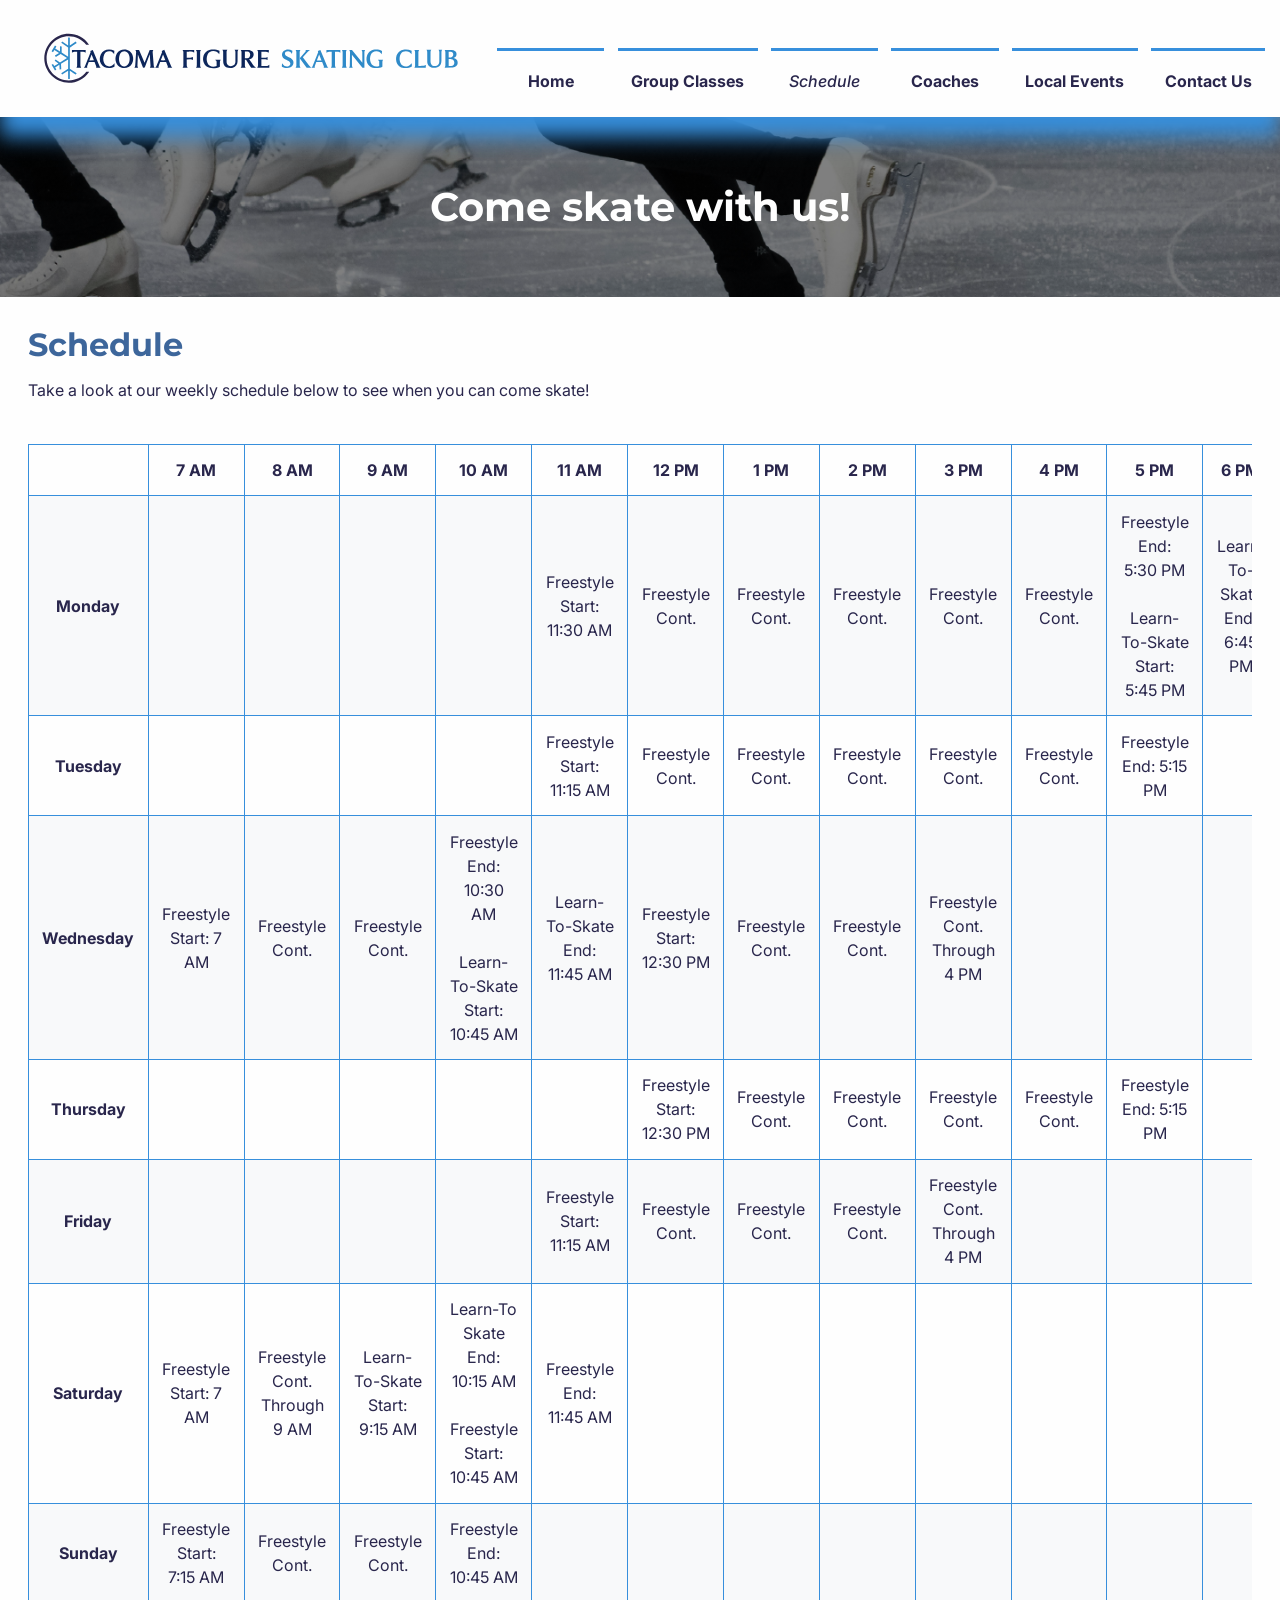
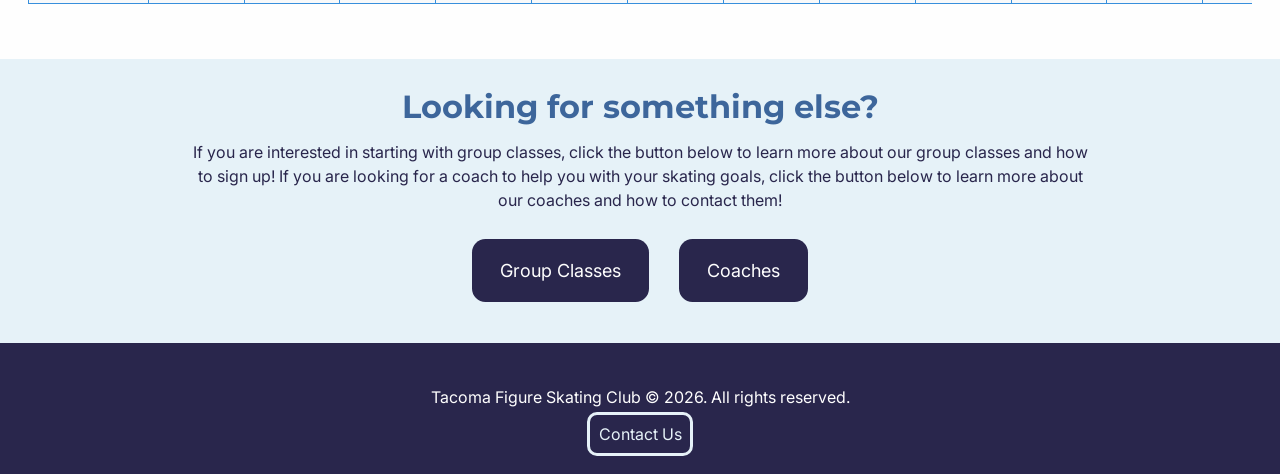
<file: schedule.html>
<!DOCTYPE html>
<html lang="en">
    <head>
        <meta charset="UTF-8">
        <meta name="viewport" content="width=device-width, initial-scale=1.0">
        <title>Schedule | Tacoma Figure Skating Club</title>
        <meta property="og:title" content="Schedule | Tacoma Figure Skating Club">
        <meta name="description" 
            content="Welcome to the Tacoma Figure Skating Club website! Take a look at our weekly schedule to see when you can come skate!">
        <meta property="og:description" 
            content="Welcome to the Tacoma Figure Skating Club website! Take a look at our weekly schedule to see when you can come skate!">
        <meta property="og:image" content="https://raw.githubusercontent.com/eduardo-m-tan/tacomaFSC-website/c0f7fa34e31d46f66064e69a64efe0607a40f859/images/logo/TacomaFSC_logo_Default-Logo.svg">
        <meta property="og:type" content="website">
        <meta property="og:url" content="https://eduardo-m-tan.github.io/tacomaFSC-website/schedule.html">
        <link rel="canonical" href="https://eduardo-m-tan.github.io/tacomaFSC-website/schedule.html">
        <link rel="stylesheet" href="styles.css">
        <script type="application/ld+json">
            {
            "@context": "https://schema.org",
            "@type": "Organization",
            "name": "Tacoma Figure Skating Club",
            "url": "https://eduardo-m-tan.github.io/tacomaFSC-website/index.html",
            "logo": "https://raw.githubusercontent.com/eduardo-m-tan/tacomaFSC-website/c0f7fa34e31d46f66064e69a64efe0607a40f859/images/logo/TacomaFSC_logo_Default-Logo.svg",
            "description": "Tacoma Figure Skating Club is a non-profit organization based out of Tacoma Twin Rinks in Tacoma, Washington.",
            "address": {
                "@type": "PostalAddress",
                "streetAddress": "2645 S 80th St",
                "addressLocality": "Tacoma",
                "addressRegion": "WA",
                "postalCode": "98409",
                "addressCountry": "US"
            }
        }
        </script>
    </head>
    <body>
        <header>
            <div id="logo"></div>
            <h1 class="visually-hidden">Tacoma Figure Skating Club</h1>
            <nav>
                <h2 class="visually-hidden">Main Navigation</h2>
                <input type="checkbox" id="menu-toggle">
                <label for="menu-toggle">
                    <span></span>
                    <!-- Added in to allow screen readers to read the label, if needed -->
                    <span class="visually-hidden">Navigation Menu Toggle</span>
                </label>
                <ul>
                    <li><a href="index.html">Home</a></li>
                    <li><a href="group-classes.html">Group Classes</a></li>
                    <li><a href="schedule.html" class="current-page">Schedule</a></li>
                    <li><a href="coaches.html">Coaches</a></li>
                    <li><a href="local-events.html">Local Events</a></li>
                    <li><a href="contact.html">Contact Us</a></li>
                </ul>
            </nav>
        </header>
        <main class="landscape">
            <section class="hero bannerModification">
                <!--    Hero Image sourced from Unsplash https://unsplash.com/photos/a-group-of-people-skating-on-an-ice-rink-923mxIxfbns   -->
                <div class="hero-text text-center wrapper">
                    <h2>Come skate with us!</h2>
                </div>
            </section>
            <section id="schedule">
                <div>
                    <h2>Schedule</h2>
                    <p>Take a look at our weekly schedule below to see when you can come skate!</p>
                    <p class="hide-on-desktop">Scroll left and right for more times</p>
                    <div class="table-container">
                        <table>
                            <tbody>
                                <tr>
                                    <td></td>
                                    <th scope="col">7 AM</th> 
                                    <th scope="col">8 AM</th>
                                    <th scope="col">9 AM</th>
                                    <th scope="col">10 AM</th>
                                    <th scope="col">11 AM</th>
                                    <th scope="col">12 PM</th>
                                    <th scope="col">1 PM</th>
                                    <th scope="col">2 PM</th>
                                    <th scope="col">3 PM</th>
                                    <th scope="col">4 PM</th>
                                    <th scope="col">5 PM</th>
                                    <th scope="col">6 PM</th>
                                </tr>
                                <tr>
                                    <th scope="row">Monday</th>
                                    <td><!-- 7 AM--></td>
                                    <td><!-- 8 AM--></td>
                                    <td><!-- 9 AM--></td>
                                    <td><!-- 10 AM--></td>
                                    <td><!-- 11 AM-->
                                        Freestyle Start: 11:30 AM
                                    </td>
                                    <td><!-- 12 PM-->
                                        Freestyle Cont.
                                    </td>
                                    <td><!-- 1 PM-->
                                        Freestyle Cont.
                                    </td>
                                    <td><!-- 2 PM-->
                                        Freestyle Cont.
                                    </td>
                                    <td><!-- 3 PM-->
                                        Freestyle Cont.
                                    </td>
                                    <td><!-- 4 PM-->
                                        Freestyle Cont.
                                    </td>
                                    <td><!-- 5 PM-->
                                        Freestyle End: 5:30 PM<br><br>
                                        <a href="learn-to-skate.html">Learn-To-Skate Start: 5:45 PM</a>
                                    </td>
                                    <td><!-- 6 PM-->
                                        <a href="learn-to-skate.html">Learn-To-Skate End: 6:45 PM</a>
                                    </td>
                                </tr>
                                <tr>
                                    <th scope="row">Tuesday</th>
                                    <td><!-- 7 AM--></td>
                                    <td><!-- 8 AM--></td>
                                    <td><!-- 9 AM--></td>
                                    <td><!-- 10 AM--></td>
                                    <td><!-- 11 AM-->
                                        Freestyle Start: 11:15 AM
                                    </td>
                                    <td><!-- 12 PM-->
                                        Freestyle Cont.
                                    </td>
                                    <td><!-- 1 PM-->
                                        Freestyle Cont.
                                    </td>
                                    <td><!-- 2 PM-->
                                        Freestyle Cont.
                                    </td>
                                    <td><!-- 3 PM-->
                                        Freestyle Cont.
                                    </td>
                                    <td><!-- 4 PM-->
                                        Freestyle Cont.
                                    </td>
                                    <td><!-- 5 PM-->
                                        Freestyle End: 5:15 PM
                                    </td>
                                    <td><!-- 6 PM--></td>
                                </tr>
                                <tr>
                                    <th scope="row">Wednesday</th>
                                    <td><!-- 7 AM-->
                                        Freestyle Start: 7 AM</td>
                                    <td><!-- 8 AM-->
                                        Freestyle Cont.
                                    </td>
                                    <td><!-- 9 AM-->
                                        Freestyle Cont.
                                    </td>
                                    <td><!-- 10 AM-->
                                        Freestyle End: 10:30 AM<br><br>
                                        <a href="learn-to-skate.html">Learn-To-Skate Start: 10:45 AM</a>
                                    </td>
                                    <td><!-- 11 AM-->
                                        <a href="learn-to-skate.html">Learn-To-Skate End: 11:45 AM</a>
                                    </td>
                                    <td><!-- 12 PM-->
                                        Freestyle Start: 12:30 PM
                                    </td>
                                    <td><!-- 1 PM-->
                                        Freestyle Cont.
                                    </td>
                                    <td><!-- 2 PM-->
                                        Freestyle Cont.
                                    </td>
                                    <td><!-- 3 PM-->
                                        Freestyle Cont. Through 4 PM
                                    </td>
                                    <td><!-- 4 PM--></td>
                                    <td><!-- 5 PM--></td>
                                    <td><!-- 6 PM--></td>
                                </tr>
                                <tr>
                                    <th scope="row">Thursday</th>
                                    <td><!-- 7 AM--></td>
                                    <td><!-- 8 AM--></td>
                                    <td><!-- 9 AM--></td>
                                    <td><!-- 10 AM--></td>
                                    <td><!-- 11 AM--></td>
                                    <td><!-- 12 PM-->
                                        Freestyle Start: 12:30 PM
                                    </td>
                                    <td><!-- 1 PM-->
                                        Freestyle Cont.
                                    </td>
                                    <td><!-- 2 PM-->
                                        Freestyle Cont.
                                    </td>
                                    <td><!-- 3 PM-->
                                        Freestyle Cont.
                                    </td>
                                    <td><!-- 4 PM-->
                                        Freestyle Cont.
                                    </td>
                                    <td><!-- 5 PM-->
                                        Freestyle End: 5:15 PM
                                    </td>
                                    <td><!-- 6 PM--></td>
                                </tr>
                                <tr>
                                    <th scope="row">Friday</th>
                                    <td><!-- 7 AM--></td>
                                    <td><!-- 8 AM--></td>
                                    <td><!-- 9 AM--></td>
                                    <td><!-- 10 AM--></td>
                                    <td><!-- 11 AM-->
                                        Freestyle Start: 11:15 AM
                                    </td>
                                    <td><!-- 12 PM-->
                                        Freestyle Cont.
                                    </td>
                                    <td><!-- 1 PM-->
                                        Freestyle Cont.
                                    </td>
                                    <td><!-- 2 PM-->
                                        Freestyle Cont.
                                    </td>
                                    <td><!-- 3 PM-->
                                        Freestyle Cont. Through 4 PM
                                    </td>
                                    <td><!-- 4 PM--></td>
                                    <td><!-- 5 PM--></td>
                                    <td><!-- 6 PM--></td>
                                </tr>
                                <tr>
                                    <th scope="row">Saturday</th>
                                    <td><!-- 7 AM-->
                                        Freestyle Start: 7 AM
                                    </td>
                                    <td><!-- 8 AM-->
                                        Freestyle Cont. Through 9 AM
                                    </td>
                                    <td><!-- 9 AM-->
                                        <a href="learn-to-skate.html">Learn-To-Skate Start: 9:15 AM</a>
                                    </td>
                                    <td><!-- 10 AM-->
                                        <a href="learn-to-skate.html">Learn-To Skate End: 10:15 AM</a><br><br>
                                        Freestyle Start: 10:45 AM
                                    </td>
                                    <td><!-- 11 AM-->
                                        Freestyle End: 11:45 AM
                                    </td>
                                    <td><!-- 12 PM--></td>
                                    <td><!-- 1 PM--> </td>
                                    <td><!-- 2 PM--></td>
                                    <td><!-- 3 PM--></td>
                                    <td><!-- 4 PM--></td>
                                    <td><!-- 5 PM--> </td>
                                    <td><!-- 6 PM--></td>
                                </tr>
                                <tr>
                                    <th scope="row">Sunday</th>
                                    <td><!-- 7 AM-->
                                        Freestyle Start: 7:15 AM
                                    </td>
                                    <td><!-- 8 AM-->
                                        Freestyle Cont.
                                    </td>
                                    <td><!-- 9 AM-->
                                        Freestyle Cont.
                                    </td>
                                    <td><!-- 10 AM-->
                                        Freestyle End: 10:45 AM
                                    </td>
                                    <td><!-- 11 AM--> </td>
                                    <td><!-- 12 PM--></td>
                                    <td><!-- 1 PM--> </td>
                                    <td><!-- 2 PM--></td>
                                    <td><!-- 3 PM--></td>
                                    <td><!-- 4 PM--></td>
                                    <td><!-- 5 PM--> </td>
                                    <td><!-- 6 PM--></td>
                                </tr>
                            </tbody>
                        </table>
                    </div>
                </div>
            </section>
            <section class="no-print">
                <div class="wrapper text-center limit-width">
                    <div>
                        <h2>Looking for something else?</h2>
                        <p>
                            If you are interested in starting with group classes, click the button below to learn 
                            more about our group classes and how to sign up! If you are looking for a coach to help 
                            you with your skating goals, click the button below to learn more about our coaches and 
                            how to contact them!
                        </p>
                    </div>
                    <div>
                        <a href="group-classes.html" class="button">Group Classes</a>
                        <a href="coaches.html" class="button">Coaches</a>
                    </div>
                </div>
            </section>
        </main>
        <footer class="text-center">
            <p>Tacoma Figure Skating Club &copy; 2026. All rights reserved.</p>
            <a href="contact.html">Contact Us</a>
        </footer>
    </body>
</html>
</file>
<file: styles.css>
/* Layer structure  */

@layer reset, base, layout, components, utilities, states, overrides, queries;

/* Import Google Fonts */

@import url('https://fonts.googleapis.com/css2?family=Inter:ital,opsz,wght@0,14..32,100..900;1,14..32,100..900&family=Montserrat:ital,wght@0,100..900;1,100..900&family=Open+Sans:ital,wght@0,300..800;1,300..800&display=swap');

@layer reset {
  *,
  *::before,
  *::after {
    box-sizing: border-box;
  }
  body {
    margin: 0;
  }
  ul, li {
    margin: 0;
  }
}

/* For element defaults and global rhythm */
@layer base {
  :root {
    /* Color variables */
    --color-important: #378FDC;
    --color-heading: #3d669b;
    --color-primary: #29264c;
    --color-card: #F8F9FA;
    --color-surface: #FEFEFE;
    --color-surface2: #E6F2F8;
    --color-contrast: #A13131;

    /* Spacing Scale - decided via browser inspection */
    --space-1: clamp(0.25rem, 0.2rem + 0.1vw, 0.375rem);
    --space-2: clamp(0.5rem, 0.4rem + 0.2vw, 0.75rem);
    --space-3: clamp(0.75rem, 0.6rem + 0.3vw, 1rem);
    --space-4-base: clamp(1rem, 0.8rem + 0.4vw, 1.5rem);
    --space-6: clamp(1.5rem, 1.1rem + 0.8vw, 2rem);
    --space-8: clamp(2rem, 1.5rem + 1vw, 3rem);
    --space-12: clamp(3rem, 2rem + 2vw, 4rem);
    --space-16: clamp(4rem, 3rem + 3vw, 6rem);

    /* Line height/length variables */

    --lineHeight-heading: 1.25;
    --lineHeight-base: 1.5;

    /* Font Stacks */
    --font-body: 'Inter', 'Open Sans', 'Arial', sans-serif;
    --font-heading: 'Montserrat', 'Helvetica', 'Arial', sans-serif;

    /* Type Scale - decided via browser inspection */
    --text-xs: clamp(0.75rem, 0.72rem + 0.1vw, 0.875rem);
    --text-sm: clamp(0.875, 0.84rem + 0.15vw, 1rem);
    --text-md-base: clamp(1rem, 0.95rem + 0.25vw, 1.125rem);
    --text-lg: clamp(1.125rem, 1rem + 0.5vw, 1.375rem);
    --text-xl: clamp(1.25rem, 1rem + 0.8vw, 1.5rem);
    --text-2xl: clamp(1.5rem, 1.2rem + 1.3vw, 2rem);
    --text-3xl: clamp(1.75rem, 1.4rem + 1.5vw, 2.5rem);
  }
  html {
    min-width: 400px;
  }
  body {
    background-color: paleturquoise; /* Color to check for improper spacing in main */
    font-family: var(--font-body);
    line-height: var(--lineHeight-base);
    color: var(--color-primary);
  }

  /* Heading Styles */
  h2 {
    font-size: var(--text-2xl);
  }
  h3 {
    font-size: var(--text-xl);
  }
  h4 {
    font-size: var(--text-md-base);
  }
  h2, h3 {
    color: var(--color-heading);
  }
  h2, h3, h4 {
    font-family: var(--font-heading);
    line-height: var(--lineHeight-heading);
    margin: 0;
  }
  p {
    margin-block: var(--space-3);
  }

  nav ul {
    list-style: none;
    padding: 0;
    margin: 0;
  }
  a {
    text-decoration: none;
    color: var(--color-primary);
  }
  footer {
    padding: var(--space-6);
    background-color: var(--color-primary);
    color: var(--color-surface);
  }
  img,
  svg,
  video {
    max-width: 100%;
    display: block;
    box-sizing: border-box;
    height: auto;
  }
  video {
    margin-inline: auto;
  }
  img {
    border-radius: 10px;
  }
}

/* For page-level structure, layout, composition, and major regions */
@layer layout {
  header {
    display: flex;
    justify-content: space-between;
    align-items: center;
    background-color: var(--color-surface);
    position: relative;
  }
  nav {
    container-name: nav-container;
    container-type: inline-size;
  }
  main > section {
    padding: var(--space-6);
    background-color: var(--color-surface2);
  }
  main > section:nth-child(even) {
    background-color: var(--color-surface);
  }
  .wrapper {
    inline-size: min(100% - 2rem, 72rem);
    margin-inline: auto;
  }
  .card-container {
    display: grid;
    grid-template-columns: repeat(auto-fit, minmax(min(100%, 22rem), 1fr));
    gap: var(--space-6);
    margin-block-start: var(--space-6);
  }
}

/* For reusable interface/content patterns (buttons, cards, callouts, forms) */
@layer components {
  /* Logo component */
  #logo {
    background-image: url('images/logo/TacomaFSC_logo_Default-Logo.svg');
    background-repeat: no-repeat; 
    background-position: left;
    background-size: contain;
    margin-inline-start: var(--space-4-base);
    min-width: 35vw;
    min-height: 13vh;
  }

  /* Nav Hamburger Styles */
  nav {
    width: 100%;
    text-align: right;
  }
  nav ul {
    position: absolute;
    top: 100%;
    right: 0;
    overflow: hidden;
    text-align: center;
    max-height: 0;
    width: 100%;
    background-color: var(--color-surface2);
    transition: max-height .5s ease;
    z-index: 2;
    border-bottom: 1px solid var(--color-important);
  }
  nav li a {
    display: block;
    font-size: var(--text-sm);
    padding: var(--space-4-base) var(--space-3);
    font-weight: bolder;
    color: var(--color-primary);
    transition: background-color .3s ease-in;
    border-top: 3px solid var(--color-important);
  }
  nav ul:last-child, header {
    box-shadow: 0 20px 20px 0px var(--color-important);
  }
  nav label {
    cursor: pointer;
    display: inline-block;
    padding: var(--space-4-base);
    user-select: none;
  }
  nav label span {
    background-color: var(--color-primary);
    margin-inline-end: var(--space-2);
    display: block;
    height: .2rem;
    position: relative;
    transition: background-color .3s ease-out;
    width: var(--space-8);
  }
  nav label span:before, 
  nav label span:after {
    background-color: var(--color-primary);
    content: '';
    display: block;
    position: absolute;
    transition: all .2s ease-out;
    height: 100%;
    width: 100%;
  }
  nav label span:before {
    top: var(--space-2);
  }
  nav label span:after {
    top: -.5rem;
  }
  nav input {
    display: none;
  }
  nav input:checked ~ ul {
    max-height: 500px;
  }
  nav input:checked ~ label span {
    background: transparent;
  }
  nav input:checked ~ label span:before {
    transform: rotate(-45deg);
  }
  nav input:checked ~ label span:after {
    transform: rotate(45deg);
  }
  nav input:checked ~ label:not(.steps) span:before, 
  nav input:checked ~ label:not(.steps) span:after {
    top: 0;
  } 

  /* Button Styles */
  button, .button {
    background-color: var(--color-primary);
    font-size: var(--text-md-base);
    border: none;
    color: var(--color-surface);
    padding: var(--space-4-base) var(--space-6);
    border-radius: var(--space-3);
    cursor: pointer;
    white-space: nowrap;
    display: inline-block;
    justify-self: center;
    margin: var(--space-3);
  }
  footer a {
    color: var(--color-surface2);
    padding: var(--space-2);
    border: 3px solid var(--color-surface2);
    border-radius: 10px;
  }


  /* Hero Styles */
  .hero {
    background: linear-gradient(var(--color-important), rgba(0, 0, 0, 0.5) 0%), url("images/hero-image/hero-image-1440px.webp");
    background-repeat: no-repeat;
    background-position: center;
    background-size: cover;
    height: clamp(40vh, 85vh, 90vh);
    display: grid;
    place-items: center;
    overflow: hidden;
    color: var(--color-surface);
  }
  .hero-text {
    display: grid;
    gap: var(--space-3);
    padding: var(--space-3);
    max-inline-size: 100ch;
  }
  .hero-text h2 {
    color: var(--color-surface);
    font-size: var(--text-3xl);
  }
  .hero .button {
    display: inline-block;
  }

  /* Card styles */
  .card {
    background-color: var(--color-card);
    border-radius: var(--space-6);
    padding: var(--space-6);
    box-shadow: rgba(0, 0, 0, 0.5) 4px 4px 8px;
    text-align: center;
    display: grid;
    grid-template-rows: subgrid;
    grid-row: span 3;
  }
  .card img {
    max-height: 300px;
    margin-block-start: var(--space-2);
    display: inline-block;
  }

  /* Table Styles */
  .table-container {
    overflow-x: auto;
  }
  table, th, td {
    border: 1px solid var(--color-important);
    border-collapse: collapse;
    margin: var(--space-6) auto;
    table-layout: fixed;
    text-align: center;
  }
  th, td {
    padding: var(--space-3) 
  }
  thead th, thead td,
  tr:nth-child(even) {
    background-color: var(--color-card);
  }
  tr:nth-child(odd) {
    background-color: var(--color-surface);
  }
  

  /* Form Styles */
  label {
    display: block;
  }
  input[type=text],
  input[type=email],
  textarea {
    margin-block-start: var(--space-2);
    box-sizing: border-box;
    padding: var(--space-3);
    width: 100%;
    border: 2px solid var(--color-important)
  }
  input[type=submit] {
    display: block;
    justify-self: center;
  }
}

/* For small, single-purpose adjustments */
@layer utilities {
  .visually-hidden {
    position: absolute;
    inline-size: 1px;
    block-size: 1px;
    overflow: hidden;
    clip: rect(0 0 0 0);
    white-space: nowrap;
    clip-path: inset(50%);
  }
  .text-center {
    text-align: center;
  }
  .blur {
    backdrop-filter: blur(10px);
    border-radius: 20px;
  }
  .limit-width {
    max-inline-size: 90ch;
  }
  /* Modification Class to Shorten Hero */
  .bannerModification {
    height: 20vh;
  }
  .column-content {
    display: grid;
    grid-template-columns: repeat(auto-fit, minmax(min(100%, 25rem), 1fr));
    gap: var(--space-6);
    place-items: center;
  }
  .emphasize {
    font-weight: 700;
    font-size: var(--text-md-base);
  }
}

/* For state interactions, validation, or current-location styling */
@layer states {
  /* Animations, transitions, transformations */
  .card {
    transition: transform 0.5s, box-shadow 0.5s ease-in-out;
  }
  .card:hover {
    transform: translate(-2px, -6px);
    box-shadow: rgba(0, 0, 0, 0.5) 4px 6px 10px;
  }
  a:hover,
  button,
  .button {
    transition: background-color 0.3s, color 0.3s ease-in-out;
  }
  /* State interactions */
  a:hover, 
  button:hover,
  .button:hover {
    background-color: var(--color-important);
    color: var(--color-surface);
  }
  nav a:hover, 
  nav input:hover {
    background-color: var(--color-primary);
    color: var(--color-surface);
  }
  .current-page {
    font-style: italic;
    font-weight: 500;
  }
  a:focus-visible, 
  button:focus-visible,
  input:focus-visible,
  textarea:focus-visible,
  nav label:focus-visible {
    outline: 5px dashed var(--color-contrast);
    outline-offset: 3px;
    box-shadow: 0 0 0 5px var(--color-surface);
  }
}

/* For intentional overrides that are intentional, layer should be minimal */
@layer overrides {
  .inactive-button {
    cursor: default;
    opacity: 0.7;
    pointer-events: none;
  }
}

@layer queries {
  /* Container queries */ 
  @container nav-container (width > 50rem) {
    /* Styles to expand navigation */
    nav label span, 
    nav input {
      display: none;
    }
    nav ul {
      overflow: visible;
      position: absolute;
      display: grid;
      grid-template-columns: 1fr 1fr 1fr 1fr 1fr 1fr;
      gap: var(--space-3);
      top: 25%;
      right: 15px;
      align-items: center;
      max-width: 60vw;
      border-bottom: none;
    }
    nav li a {
      justify-content: center;
      white-space: nowrap;
    }
  } 
  
  /* Media query for tablet ~ 768px */
  @media screen and (min-width: 48rem) {
    @layer base {
      .wrapper {
        inline-size: min(100% - 4rem, 80rem);
      }
    }
    @layer components {
      #logo {
        background-image: url('images/logo/TacomaFSC_logo_Extended-Logo.svg');
      }
    }
    @layer utilities {
      .hide-on-desktop {
        display: none;
      }
    }
    @layer states {
      
    }
    @layer overrides {

    }
  }

  /* Media query for laptop sizes ~ 1024px */
  @media screen and (min-width: 64rem) {
    @layer base {
      .wrapper {
        inline-size: min(100% - 6rem, 90rem);
      }
    }
    @layer components {
      #logo {
        background-image: url('images/logo/TacomaFSC_logo_Banner.svg');
        margin-inline-start: var(--space-6);
      }
    }
    @layer utilities {

    }
    @layer states {

    }
    @layer overrides {
      
    }
  }

  /* Media query for wide desktop sizes ~ 1440px */
  @media screen and (min-width: 90rem) {
    @layer base {

    }
    @layer components { 
      @supports not (container-type: inline-size) {
        /* Styles to expand navigation */
        nav label span, 
        nav input {
          display: none;
        }
        nav ul {
          overflow: visible;
          position: absolute;
          display: grid;
          grid-template-columns: 1fr 1fr 1fr 1fr 1fr 1fr;
          gap: 1em;
          top: 25%;
          right: 15px;
          align-items: center;
          max-width: 60vw;
          border-bottom: none;
        }
        nav li a {
          justify-content: center;
          white-space: nowrap;
        }
      }
    }
    @layer utilities {

    }
    @layer states {

    }
    @layer overrides {

    }
  }

  /* Media query for reduced motion preference */
  @media (prefers-reduced-motion: reduce) {
    *,
    *::before,
    *::after {
      animation-duration: .01ms;
      transition-duration: .01ms;
      scroll-behavior: auto;
    }
  }
  /* Media query for print styles */
  @media print {
    @layer base {
      nav, button, .button {
        display: none;
      }
      html, body {
        transform-origin: top left;
        zoom: 80%;
        width: 100%;
        font-size: 10pt;
      }
    }
    @layer components {
      #logo {
        background-image: url('images/logo/TacomaFSC_logo_Extended-Logo.svg');
        print-color-adjust: exact;
        -webkit-print-color-adjust: exact;
      }
      .hero,
      .hero-text > * {
        height: auto;
        color: var(--color-primary);
      }
      .card {
        box-shadow: none;
        border: 1px solid var(--color-primary);
      }
    }
    @layer utilities {
      .no-print {
        display: none;
      }
      .landscape {
        page: A4 landscape;
      }
    }
    @layer states {

    }
    @layer overrides {
      #schedule div > p {
        display: none;
      }
    }
  }
}
</file>
